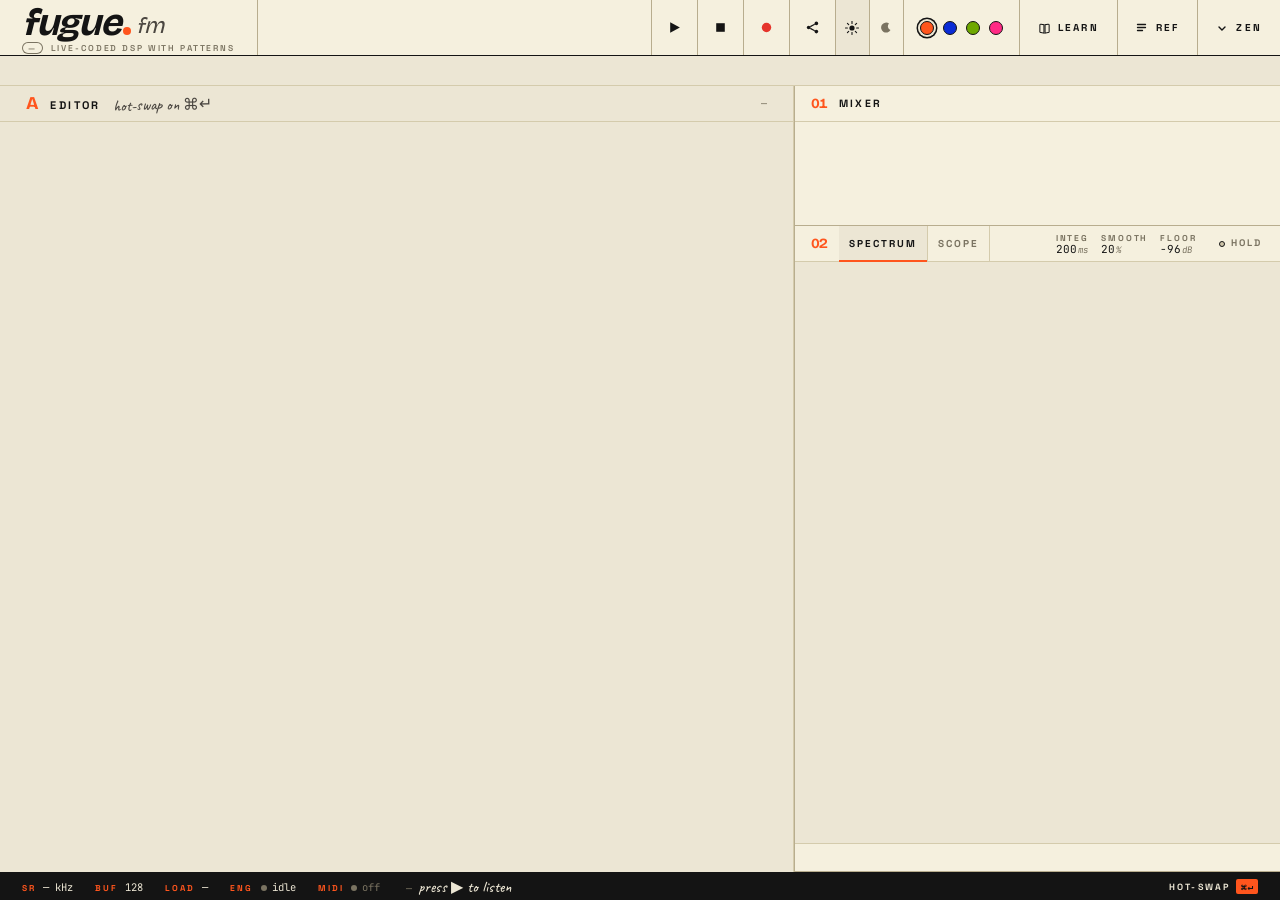
<file: index.html>
<!doctype html>
<html lang="en">
<head>
  <meta charset="utf-8" />
  <meta name="viewport" content="width=device-width, initial-scale=1, viewport-fit=cover" />
  <title>fugue.fm — live-coded DSP with patterns</title>
  <meta
    name="description"
    content="Live-coded DSP with patterns — runs in your browser and plays a song while you edit it."
  />
  <link rel="canonical" href="https://fugue.fm/" />
  <meta name="theme-color" content="#ece6d4" />
  <meta name="color-scheme" content="light dark" />
  <link
    rel="icon"
    type="image/svg+xml"
    href="data:image/svg+xml,%3Csvg xmlns='http://www.w3.org/2000/svg' viewBox='0 0 32 32'%3E%3Crect width='32' height='32' fill='%23ece6d4'/%3E%3Ctext x='6' y='25' font-family='Georgia,serif' font-style='italic' font-weight='700' font-size='26' fill='%23141414'%3Ef%3C/text%3E%3Ccircle cx='22' cy='22' r='3' fill='%23ff551d'/%3E%3C/svg%3E"
  />
  <meta property="og:type" content="website" />
  <meta property="og:title" content="fugue.fm — live-coded DSP with patterns" />
  <meta property="og:description" content="Live-coded DSP with patterns — runs in your browser and plays a song while you edit it." />
  <meta property="og:url" content="https://fugue.fm/" />
  <meta property="og:image" content="https://fugue.fm/og.png" />
  <meta property="og:image:width" content="1200" />
  <meta property="og:image:height" content="630" />
  <meta property="og:image:alt" content="fugue.fm — saw(note) |> ladder(cut) |> piping into a waveform" />
  <meta name="twitter:card" content="summary_large_image" />
  <meta name="twitter:image" content="https://fugue.fm/og.png" />
  <meta name="twitter:title" content="fugue.fm — live-coded DSP with patterns" />
  <meta name="twitter:description" content="Live-coded DSP with patterns — runs in your browser and plays a song while you edit it." />
  <link rel="preconnect" href="https://fonts.googleapis.com" />
  <link rel="preconnect" href="https://fonts.gstatic.com" crossorigin />
  <link rel="preconnect" href="https://esm.sh" crossorigin />
  <link
    href="https://fonts.googleapis.com/css2?family=Bricolage+Grotesque:opsz,wght@12..96,400;12..96,500;12..96,600;12..96,700&family=Space+Grotesk:wght@400;500;600;700&family=JetBrains+Mono:ital,wght@0,400;0,500;0,700;1,400&family=Caveat:wght@400;500;600;700&display=swap"
    rel="stylesheet"
  />
  <link rel="stylesheet" href="./style.css" />
</head>
<body class="theme-light" data-mview="code">
<div class="page">

  <!-- ───────────────────────────── CHROME ───────────────────────────── -->
  <header class="chrome">
    <div class="brand">
      <span class="wordmark" id="wordmark" title="About fugue">fugue<span class="dot"></span><span class="tld">fm</span><span class="about-cue" id="about-cue">about</span></span>
      <span class="plate">
        <button class="pill cold" id="version-pill" title="About fugue"><span class="pver" id="version-text">—</span></button>
        <span>live-coded DSP with patterns</span>
      </span>
    </div>
    <div class="spacer"></div>
    <!-- Transport: play · stop · record · share, icon-only. Record isn't
         greyed — clicking it opens a length menu (1–32 bars); picking a
         length bounces the current patch to a downloadable WAV (offline,
         deterministic, a whole number of cycles so it loops — see bounceToWav
         in main.js). -->
    <div class="cluster">
      <button class="tbtn play idle" id="play" title="Play">
        <span class="glyph" id="play-glyph">
          <svg width="15" height="15" viewBox="0 0 14 14" fill="none">
            <polygon points="3,2 12,7 3,12" fill="currentColor"/>
          </svg>
        </span>
      </button>
      <button class="tbtn" id="stop" title="Stop">
        <span class="glyph">
          <svg width="15" height="15" viewBox="0 0 14 14" fill="none">
            <rect x="3" y="3" width="8" height="8" fill="currentColor"/>
          </svg>
        </span>
      </button>
      <div class="rec-wrap">
        <button class="tbtn rec" id="rec" title="Bounce a WAV — pick a length" aria-haspopup="menu">
          <span class="glyph">
            <svg width="15" height="15" viewBox="0 0 14 14" fill="none">
              <circle cx="7" cy="7" r="4.4" fill="currentColor"/>
            </svg>
          </span>
        </button>
        <div class="rec-menu" id="rec-menu" role="menu" aria-label="Bounce length" hidden>
          <span class="rec-menu-cap">bounce wav</span>
          <button type="button" data-bars="1" role="menuitem">1 bar</button>
          <button type="button" data-bars="2" role="menuitem">2 bars</button>
          <button type="button" data-bars="4" role="menuitem">4 bars</button>
          <button type="button" data-bars="8" role="menuitem">8 bars</button>
          <button type="button" data-bars="16" role="menuitem">16 bars</button>
          <button type="button" data-bars="32" role="menuitem">32 bars</button>
        </div>
      </div>
      <button class="tbtn" id="share" title="Copy a shareable link to this patch">
        <span class="glyph">
          <svg width="15" height="15" viewBox="0 0 14 14" fill="none">
            <circle cx="3.4" cy="7" r="1.7" fill="currentColor"/>
            <circle cx="10.6" cy="3.2" r="1.7" fill="currentColor"/>
            <circle cx="10.6" cy="10.8" r="1.7" fill="currentColor"/>
            <line x1="4.9" y1="6.2" x2="9.1" y2="4" stroke="currentColor" stroke-width="1.1"/>
            <line x1="4.9" y1="7.8" x2="9.1" y2="10" stroke="currentColor" stroke-width="1.1"/>
          </svg>
        </span>
      </button>
    </div>
    <div class="theme-toggle" title="Theme">
      <button class="on" id="theme-light" title="Light">
        <svg width="14" height="14" viewBox="0 0 14 14" fill="none">
          <circle cx="7" cy="7" r="2.6" fill="currentColor"/>
          <g stroke="currentColor" stroke-width="1.1" stroke-linecap="round">
            <line x1="7" y1="0.5" x2="7" y2="2.4"/>
            <line x1="7" y1="11.6" x2="7" y2="13.5"/>
            <line x1="0.5" y1="7" x2="2.4" y2="7"/>
            <line x1="11.6" y1="7" x2="13.5" y2="7"/>
            <line x1="2.4" y1="2.4" x2="3.7" y2="3.7"/>
            <line x1="10.3" y1="10.3" x2="11.6" y2="11.6"/>
            <line x1="2.4" y1="11.6" x2="3.7" y2="10.3"/>
            <line x1="10.3" y1="3.7" x2="11.6" y2="2.4"/>
          </g>
        </svg>
      </button>
      <button id="theme-dark" title="Dark">
        <svg width="14" height="14" viewBox="0 0 14 14" fill="none">
          <path d="M 10 2.5 A 5 5 0 1 0 11.5 9 A 4 4 0 0 1 10 2.5 Z" fill="currentColor"/>
        </svg>
      </button>
    </div>
    <div class="accents" id="accents" title="Accent">
      <button class="accent-dot on" data-color="#ff551d" style="background:#ff551d" title="orange"></button>
      <button class="accent-dot" data-color="#0a2bd6" style="background:#0a2bd6" title="cobalt"></button>
      <button class="accent-dot" data-color="#6ea800" style="background:#6ea800" title="lime"></button>
      <button class="accent-dot" data-color="#ff2a85" style="background:#ff2a85" title="hot pink"></button>
    </div>
    <!-- Docs pair: Learn (guided primer) + Ref (lookup drawer). -->
    <div class="docs">
      <button class="cheat-btn" id="learn-btn" title="Learn — the Fugue primer">
        <span class="glyph">
          <svg width="13" height="13" viewBox="0 0 14 14" fill="none">
            <path d="M2 3.2 C2 2.6 2.5 2.3 3.2 2.4 L6.4 3 V12 L3.2 11.4 C2.5 11.3 2 11 2 10.4 Z" stroke="currentColor" stroke-width="1.1"/>
            <path d="M12 3.2 C12 2.6 11.5 2.3 10.8 2.4 L7.6 3 V12 L10.8 11.4 C11.5 11.3 12 11 12 10.4 Z" stroke="currentColor" stroke-width="1.1"/>
          </svg>
        </span>
        Learn
      </button>
      <button class="cheat-btn" id="cheat-btn" title="Cheatsheet">
        <span class="glyph">
          <svg width="11" height="11" viewBox="0 0 11 11" fill="none">
            <line x1="1.5" y1="2.5" x2="9.5" y2="2.5" stroke="currentColor" stroke-width="1.3" stroke-linecap="round"/>
            <line x1="1.5" y1="5.5" x2="9.5" y2="5.5" stroke="currentColor" stroke-width="1.3" stroke-linecap="round"/>
            <line x1="1.5" y1="8.5" x2="6.5" y2="8.5" stroke="currentColor" stroke-width="1.3" stroke-linecap="round"/>
          </svg>
        </span>
        Ref
      </button>
    </div>
    <button class="zen-btn" id="zen-btn" title="Zen mode (Esc to exit)">
      <span class="glyph">
        <svg width="10" height="10" viewBox="0 0 10 10" fill="none">
          <path d="M 2 4 L 5 7 L 8 4" stroke="currentColor" stroke-width="1.4" fill="none" stroke-linecap="round"/>
        </svg>
      </span>
      Zen
    </button>
    <!-- Mobile-only overflow menu (theme/accent/learn/ref/share). Hidden on
         desktop — see the @media block in style.css. -->
    <button class="menu-btn" id="menu-btn" title="Menu" aria-label="Menu">
      <svg width="18" height="18" viewBox="0 0 18 18" fill="none">
        <line x1="2.5" y1="5" x2="15.5" y2="5" stroke="currentColor" stroke-width="1.6" stroke-linecap="round"/>
        <line x1="2.5" y1="9" x2="15.5" y2="9" stroke="currentColor" stroke-width="1.6" stroke-linecap="round"/>
        <line x1="2.5" y1="13" x2="15.5" y2="13" stroke="currentColor" stroke-width="1.6" stroke-linecap="round"/>
      </svg>
    </button>
  </header>

  <!-- ───────────────────────────── TABS ───────────────────────────── -->
  <div class="tabs" id="file-tabs"></div>

  <!-- ───────────────────────────── MAIN ───────────────────────────── -->
  <main class="main">

    <section class="editor">
      <div class="editor-head">
        <div class="label">
          <span class="num">A</span>
          <span class="name">Editor</span>
          <span class="meta" id="editor-meta">hot-swap on ⌘↵</span>
        </div>
        <!-- Mobile-only hot-swap trigger (⌘↵ has no touch equivalent). Hidden
             on desktop; shown in the @media block. -->
        <button class="hotswap-m" id="hotswap-m" title="Hot-swap this patch">
          <svg width="13" height="13" viewBox="0 0 24 24" fill="none">
            <path d="M13 2 L3 14 h9 l-1 8 l10 -12 h-9 l1 -8 z" fill="currentColor"/>
          </svg>
          hot-swap
        </button>
        <div class="pos" id="editor-pos">—</div>
      </div>
      <div class="editor-body" id="editor-body">
        <div id="editor-mount"></div>
        <div class="boot-error" id="boot-error" hidden>
          <div class="boot-error-body">
            <div class="boot-error-headrow">
              <div class="boot-error-head" id="boot-error-head">engine load failed</div>
              <button class="boot-error-collapse" id="boot-error-collapse" title="collapse — re-open from the status bar" aria-label="collapse">×</button>
            </div>
            <div class="boot-error-msg" id="boot-error-msg">—</div>
          </div>
        </div>
      </div>
    </section>

    <section class="panels-col">

      <article class="panel mixer-panel">
        <div class="panel-head">
          <span class="num">01</span>
          <span class="name">Mixer</span>
        </div>
        <div class="panel-body mixer-body" id="channel-list"></div>
      </article>

      <article class="panel figure-panel">
        <div class="panel-head">
          <span class="num">02</span>
          <div class="fig-tabs" id="fig-tabs">
            <button class="fig-tab active" data-fig="spectrum">spectrum</button>
            <button class="fig-tab"        data-fig="scope">scope</button>
          </div>
          <div class="right-meta">
            <div class="spec-ctl" id="spec-ctls">
              <span class="ctl" id="ctl-integ" title="drag — temporal averaging window"><span class="lbl">integ</span><span class="cv">200<i>ms</i></span></span>
              <span class="ctl" id="ctl-smooth" title="drag — spectral (frequency-axis) smoothing"><span class="lbl">smooth</span><span class="cv">20<i>%</i></span></span>
              <span class="ctl" id="ctl-floor" title="drag — display floor"><span class="lbl">floor</span><span class="cv">−96<i>dB</i></span></span>
            </div>
            <div class="spec-ctl hidden" id="scope-ctls">
              <span class="ctl" id="ctl-window" title="drag — scope window (post-trigger)"><span class="lbl">window</span><span class="cv">14.0<i>ms</i></span></span>
            </div>
            <button class="hold-btn" id="hold-btn" title="freeze the display">
              <span class="led"></span> hold
            </button>
          </div>
        </div>
        <div class="panel-body figure-body">
          <div class="fig-panel active" data-fig="spectrum" id="fig-spectrum"></div>
          <div class="fig-panel"        data-fig="scope"    id="fig-scope"></div>
        </div>
        <div class="figure-cap">
          <span id="cap-text"></span>
        </div>
      </article>

      <!-- Cheatsheet drawer — overlays the panels column; non-modal (editor
           stays live). Content fetched once from ./cheatsheet.html. -->
      <aside class="cheat-drawer" id="cheat-drawer" hidden>
        <div class="cheat-head">
          <span class="cheat-title">Cheatsheet</span>
          <div class="cheat-actions">
            <button class="cheat-copyall" id="cheat-copyall" title="Copy the whole cheatsheet as Markdown — paste into Claude" aria-label="Copy cheatsheet as Markdown">
              <svg class="ico-copy" width="13" height="13" viewBox="0 0 14 14" fill="none" aria-hidden="true">
                <rect x="4.6" y="4.6" width="7.4" height="7.4" rx="1.3" stroke="currentColor" stroke-width="1.2"/>
                <path d="M9.4 4.6 V3.3 A1.3 1.3 0 0 0 8.1 2 H3.3 A1.3 1.3 0 0 0 2 3.3 V8.1 A1.3 1.3 0 0 0 3.3 9.4 H4.6" stroke="currentColor" stroke-width="1.2"/>
              </svg>
              <svg class="ico-done" width="13" height="13" viewBox="0 0 14 14" fill="none" aria-hidden="true">
                <path d="M2.5 7.4 L5.6 10.5 L11.5 3.5" stroke="currentColor" stroke-width="1.7" stroke-linecap="round" stroke-linejoin="round"/>
              </svg>
            </button>
            <button class="cheat-close" id="cheat-close" title="close" aria-label="close">×</button>
          </div>
        </div>
        <div class="cheat-body" id="cheat-body">
          <div class="cheat-loading">loading…</div>
        </div>
      </aside>

    </section>

  </main>

  <!-- ───────────────────────────── STATUS ───────────────────────────── -->
  <footer class="status">
    <div class="chunk"><span class="lbl">SR</span><span class="val" id="sr-status">— kHz</span></div>
    <div class="chunk buf"><span class="lbl">Buf</span><span class="val">128</span></div>
    <div class="chunk load"><span class="lbl">Load</span><span class="val" id="load-status">—</span></div>
    <div class="chunk"><span class="lbl">Eng</span>
      <span class="val idle" id="engine-state"><span class="dot"></span>idle</span>
    </div>
    <!-- MIDI is a status-bar I/O chunk (device/connection ledger), never a panel.
         Connect here; the per-voice arm lives on the mixer strips (docs/midi.md). -->
    <div class="chunk midi">
      <button class="midi-toggle idle" id="midi-enable" title="Connect a MIDI keyboard">
        <span class="lbl">MIDI</span>
        <span class="val" id="midi-status"><span class="dot"></span>off</span>
      </button>
    </div>
    <div class="log"><span class="ts" id="log-ts">—</span><span id="log-msg">press ▶ to listen</span></div>
    <button class="log-action" id="error-toggle" title="show compile error" aria-label="show compile error" hidden>
      <svg viewBox="0 0 12 12" fill="none"><path d="M 2.5 8 L 6 4.5 L 9.5 8" stroke="currentColor" stroke-width="1.6" stroke-linecap="round" stroke-linejoin="round"/></svg>
    </button>
    <div class="kbd">hot-swap <kbd>⌘↵</kbd></div>
  </footer>

  <!-- ─────────────────────── MOBILE NAV (phones) ───────────────────────
       Bottom segmented switcher between the two single-pane mobile views:
       Code (the editor) and Panels (mixer + figure, stacked + scrollable).
       Hidden on desktop — see the @media block in style.css. -->
  <nav class="mobile-nav" id="mobile-nav">
    <button class="mnav-btn on" data-mview="code" type="button">
      <span class="glyph">
        <svg width="18" height="18" viewBox="0 0 18 18" fill="none">
          <path d="M6.5 5 L2.5 9 L6.5 13" stroke="currentColor" stroke-width="1.5" fill="none" stroke-linecap="round" stroke-linejoin="round"/>
          <path d="M11.5 5 L15.5 9 L11.5 13" stroke="currentColor" stroke-width="1.5" fill="none" stroke-linecap="round" stroke-linejoin="round"/>
        </svg>
      </span>
      Code
    </button>
    <button class="mnav-btn" data-mview="panels" type="button">
      <span class="glyph">
        <svg width="18" height="18" viewBox="0 0 18 18" fill="none">
          <line x1="4" y1="3.5" x2="4" y2="14.5" stroke="currentColor" stroke-width="1.5" stroke-linecap="round"/>
          <line x1="9" y1="3.5" x2="9" y2="14.5" stroke="currentColor" stroke-width="1.5" stroke-linecap="round"/>
          <line x1="14" y1="3.5" x2="14" y2="14.5" stroke="currentColor" stroke-width="1.5" stroke-linecap="round"/>
          <circle cx="4" cy="6.5" r="1.6" fill="currentColor"/>
          <circle cx="9" cy="11" r="1.6" fill="currentColor"/>
          <circle cx="14" cy="7.5" r="1.6" fill="currentColor"/>
        </svg>
      </span>
      Panels
    </button>
  </nav>

</div>

<!-- ─────────────────────── MOBILE OVERFLOW SHEET ───────────────────────
     The phone home for the chrome controls that don't fit: theme, accent,
     and the workspace doors (Learn / Ref / Share). Opened by the chrome
     hamburger (#menu-btn); the scrim dismisses it. The accent dots carry the
     same data-color values as the chrome dots, so bindAccentPicker wires them
     automatically. Hidden on desktop — see the @media block in style.css. -->
<div class="sheet-scrim" id="sheet-scrim"></div>
<div class="sheet" id="sheet" role="dialog" aria-label="Menu">
  <div class="sheet-grip"></div>
  <div class="sheet-row">
    <span class="sheet-lbl">Theme</span>
    <div class="sheet-seg" id="sheet-theme">
      <button class="on" data-theme="light" type="button">Light</button>
      <button data-theme="dark" type="button">Dark</button>
    </div>
  </div>
  <div class="sheet-row">
    <span class="sheet-lbl">Accent</span>
    <div class="sheet-accents">
      <button class="accent-dot on" data-color="#ff551d" style="background:#ff551d" title="orange"></button>
      <button class="accent-dot" data-color="#0a2bd6" style="background:#0a2bd6" title="cobalt"></button>
      <button class="accent-dot" data-color="#6ea800" style="background:#6ea800" title="lime"></button>
      <button class="accent-dot" data-color="#ff2a85" style="background:#ff2a85" title="hot pink"></button>
    </div>
  </div>
  <div class="sheet-row sheet-acts">
    <button class="sheet-act" data-act="learn" type="button">Learn</button>
    <button class="sheet-act" data-act="ref" type="button">Ref</button>
    <button class="sheet-act" data-act="share" type="button">Share</button>
  </div>
</div>

<!-- Learn modal — overlay iframe of learn/index.html over the live playground.
     src is set lazily on first open; the iframe runs its own isolated engine. -->
<div class="learn-overlay" id="learn-overlay" hidden>
  <iframe class="learn-frame" id="learn-frame" title="Learn — the Fugue primer" loading="lazy"></iframe>
</div>

<!-- About modal — opened by the wordmark or the version pill (the two "about" doors). -->
<div class="about-overlay" id="about-overlay" hidden>
  <div class="about-card" role="dialog" aria-modal="true" aria-label="About fugue">
    <button class="about-close" id="about-close" title="Close" aria-label="Close">×</button>
    <div class="about-mark">fugue<span class="dot"></span><span class="tld">fm</span></div>
    <div class="about-ver" id="about-version">—</div>
    <p class="about-blurb">A live-coded language for DSP and patterns — sound and score in one file, right in your browser. Write a patch, hit play, and shape it while it sounds — the engine hot-swaps your edits without dropping a sample.</p>
    <div class="about-links">
      <button class="about-link" id="about-learn">Take the primer →</button>
      <button class="about-link" id="about-ref">Open the reference →</button>
    </div>
    <p class="about-ack">fugue grew from one idea — combining Faust's DSP algebra with Tidal's patterns — and it stands on the shoulders of giants: SuperCollider, TidalCycles, Max/MSP &amp; Pure Data, and many more before them. Thank you.</p>
    <div class="about-credit">Made by <a href="https://nikhilbhanu.com" target="_blank" rel="noopener">Nikhil Bhanu</a>, aided &amp; abetted by Claude.</div>
    <div class="about-foot">handmade · audio is the language</div>
  </div>
</div>

<!--
  main.js bootstraps the AudioWorklet, mounts CodeMirror 6 (loaded at
  runtime from esm.sh), and wires the UI to the worklet's postMessage
  channel. The wasm-bindgen JS entry point is loaded by main.js, not
  directly. The AudioWorklet processor is a *module* worklet, registered
  from main.js with `audioWorklet.addModule`.
-->
<script type="module" src="./main.js"></script>
<!-- Analytics: GoatCounter (fuguefm.goatcounter.com) — no cookies, no
     consent banner, ignores localhost. -->
<script data-goatcounter="https://fuguefm.goatcounter.com/count"
        async src="//gc.zgo.at/count.js"></script>
</body>
</html>
</file>
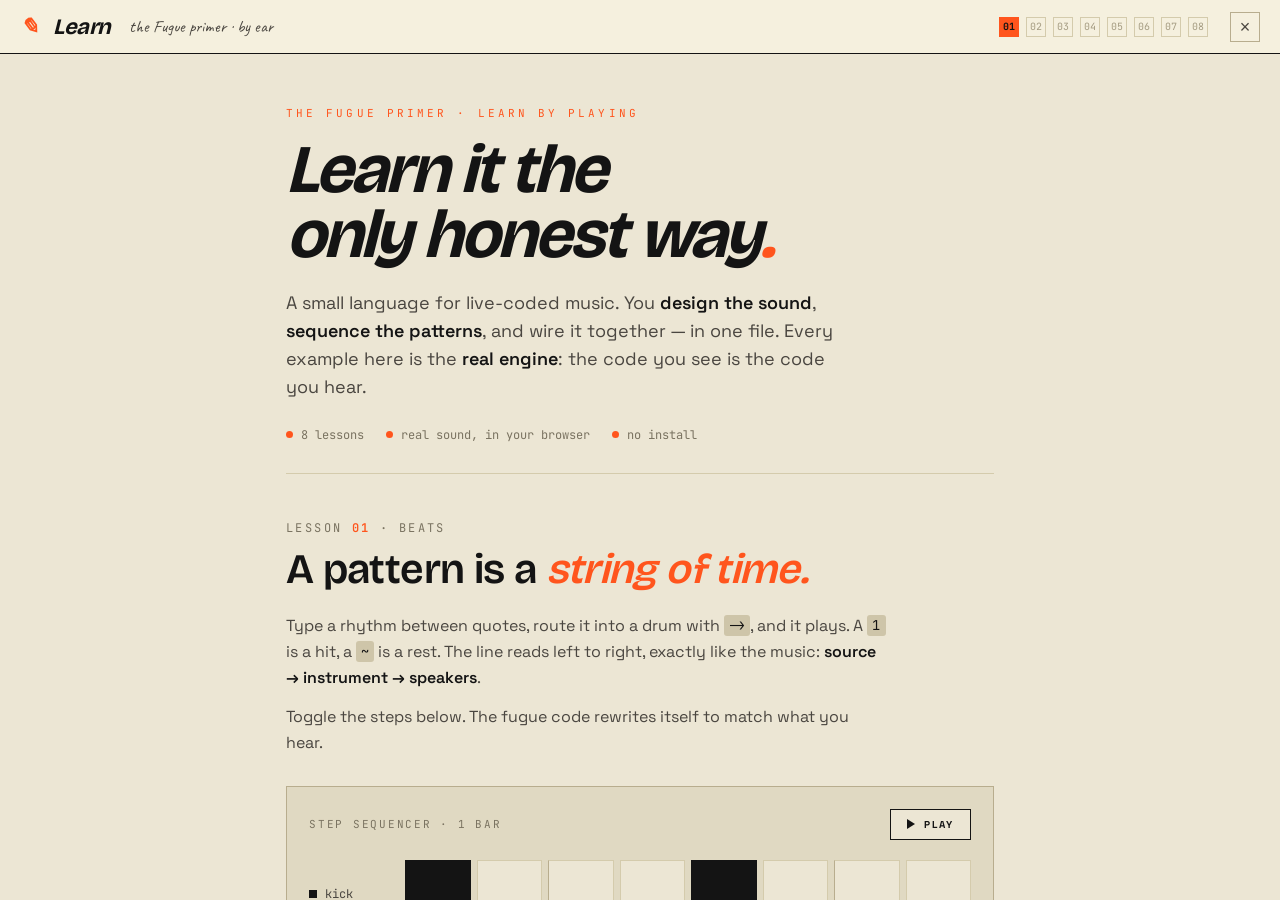
<file: learn/index.html>
<!doctype html>
<html lang="en">
<head>
<meta charset="utf-8" />
<meta name="viewport" content="width=device-width, initial-scale=1" />
<title>fugue.fm — Learn</title>
<!--
  The Fugue language tutorial, driven by the real engine.
  Every lesson generates a real .fugue source from its controls and plays it
  through the WASM interpreter on an AudioWorklet (the same engine the
  playground runs). The code shown IS the code playing — there is no mock.
  Lessons 1–8: Beats · Sounds · Basslines · Chords · Melodies · Movement · Arrange · The whole piece.

  Surfaced as a modal inside the playground via an overlay <iframe> (?modal=1):
  the close button / Esc / footer button post {type:"fugue-learn-close"} to the
  parent; the parent can post {type:"fugue-learn-stop"} to suspend audio. Loaded
  directly (no ?modal) it still works standalone — close navigates to ../.
-->
<link rel="preconnect" href="https://fonts.googleapis.com">
<link rel="preconnect" href="https://fonts.gstatic.com" crossorigin>
<link href="https://fonts.googleapis.com/css2?family=Bricolage+Grotesque:opsz,wght@12..96,400;12..96,500;12..96,600;12..96,700&family=Space+Grotesk:wght@400;500;600;700&family=JetBrains+Mono:ital,wght@0,400;0,500;0,700;1,400&family=Caveat:wght@400;500;600;700&display=swap" rel="stylesheet">
<style>
:root{
  --paper:#ece6d4; --surface:#f5f0de; --surface-2:#e0d9c2; --recess:#cec5a9;
  --hairline:#b8ad8e; --hairline-2:#d4cbac;
  --ink:#141414; --ink-2:#4a4640; --ink-3:#7a7361; --ink-4:#a59c82;
  --signal:#ff551d; --signal-deep:#c93d10; --signal-soft:#ffd0bd; --signal-ink:#141414;
  --display:'Bricolage Grotesque','Space Grotesk',sans-serif;
  --sans:'Space Grotesk','Helvetica Neue',Helvetica,Arial,sans-serif;
  --mono:'JetBrains Mono','SF Mono',Menlo,Consolas,monospace;
  --hand:'Caveat','Spectral',cursive;
  /* single-accent: legacy per-lesson accent vars all collapse to --signal,
     so the existing lesson JS (which sets --rowc to these) needs no edits. */
  --ember:var(--signal); --teal:var(--signal); --gold:var(--signal);
  --violet:var(--signal); --rose:var(--signal); --accent:var(--signal);
}
/* dark — mirrors the playground's body.theme-dark (style.css). Applied when the
   parent hands us ?theme=dark (or posts {type:"fugue-theme"}); see the inline
   theme applier below. The accent (--signal*) is set inline per the picker. */
body.theme-dark{
  --paper:#161412; --surface:#221e1a; --surface-2:#2c2823; --recess:#0f0e0c;
  --hairline:#3a342a; --hairline-2:#2a261f;
  --ink:#f1e8d4; --ink-2:#b8ad92; --ink-3:#7a7363; --ink-4:#4a4538;
  --signal-soft:#4a2614;
}
*{box-sizing:border-box;margin:0;padding:0;}
html,body{height:100%;}
body{
  background:var(--paper);color:var(--ink);font-family:var(--sans);
  font-feature-settings:"kern" 1,"liga" 1,"tnum" 1;
  -webkit-font-smoothing:antialiased;-moz-osx-font-smoothing:grayscale;overflow:hidden;
}

/* ── modal shell ─────────────────────────────────────────────────── */
.modal{position:fixed;inset:0;display:flex;flex-direction:column;background:var(--paper);overflow:hidden;}
.m-head{flex:0 0 auto;display:flex;align-items:center;gap:16px;height:54px;padding:0 20px;background:var(--surface);border-bottom:1.5px solid var(--ink);}
.m-glyph{font-family:var(--display);font-weight:700;font-style:italic;font-size:22px;color:var(--signal);letter-spacing:-.04em;}
.m-title{font-family:var(--display);font-weight:700;font-style:italic;font-size:22px;letter-spacing:-.02em;}
.m-sub{font-family:var(--hand);font-size:17px;color:var(--ink-2);margin-left:2px;}
.m-nav{margin-left:auto;display:flex;align-items:center;gap:7px;}
.m-nav .pip{font-family:var(--mono);font-size:10px;color:var(--ink-4);width:20px;height:20px;display:grid;place-items:center;border:1px solid var(--hairline-2);cursor:pointer;transition:.12s;}
.m-nav .pip:hover{color:var(--ink-2);border-color:var(--hairline);}
.m-nav .pip.on{background:var(--signal);border-color:var(--signal);color:var(--signal-ink);font-weight:700;}
.m-close{width:30px;height:30px;display:grid;place-items:center;background:none;border:1px solid var(--hairline);color:var(--ink-2);font-size:18px;line-height:1;cursor:pointer;margin-left:6px;transition:.12s;}
.m-close:hover{border-color:var(--ink);color:var(--ink);}
@media(max-width:720px){.m-nav{display:none;}}

.m-body{flex:1 1 auto;overflow-y:auto;scroll-behavior:smooth;}
.m-body::-webkit-scrollbar{width:10px;}
.m-body::-webkit-scrollbar-thumb{background:var(--recess);border:3px solid var(--paper);border-radius:6px;}
.wrap{max-width:780px;margin:0 auto;padding:0 36px;}

/* ── hero ────────────────────────────────────────────────────────── */
.hero{padding:52px 0 30px;border-bottom:1px solid var(--hairline-2);}
.hero .kick{font-family:var(--mono);font-size:11px;letter-spacing:.28em;text-transform:uppercase;color:var(--signal);margin-bottom:18px;}
.hero h1{font-family:var(--display);font-weight:700;font-style:italic;font-size:clamp(40px,7vw,68px);line-height:.95;letter-spacing:-.03em;margin-bottom:.32em;}
.hero h1 .o{color:var(--signal);}
.hero .lede{font-size:18px;max-width:46ch;color:var(--ink-2);line-height:1.55;}
.hero .lede b{color:var(--ink);font-weight:600;}
.hero .meta{margin-top:26px;display:flex;gap:22px;flex-wrap:wrap;font-family:var(--mono);font-size:12px;color:var(--ink-3);}
.hero .meta span{display:flex;align-items:center;gap:8px;}
.hero .meta .dot{width:7px;height:7px;border-radius:50%;background:var(--signal);}

/* ── lesson ──────────────────────────────────────────────────────── */
.lesson{padding:46px 0;border-bottom:1px solid var(--hairline-2);}
.lesson .num{font-family:var(--mono);font-size:12px;letter-spacing:.2em;text-transform:uppercase;color:var(--ink-3);}
.lesson .num b{color:var(--signal);font-weight:600;}
h2{font-family:var(--display);font-weight:600;font-size:clamp(28px,4.4vw,42px);line-height:1.04;letter-spacing:-.015em;margin:.3em 0 .5em;}
h2 em{font-style:italic;color:var(--signal);}
.prose{max-width:60ch;color:var(--ink-2);font-size:16px;line-height:1.62;}
.prose+.prose{margin-top:.85em;}
.prose b{color:var(--ink);font-weight:600;}
.prose code{font-family:var(--mono);font-size:.85em;background:var(--recess);color:var(--ink);padding:.1em .38em;border-radius:3px;}

/* ── instrument rig ──────────────────────────────────────────────── */
.rig{margin-top:30px;background:var(--surface-2);border:1px solid var(--hairline);padding:22px;}
.rig-head{display:flex;align-items:center;justify-content:space-between;gap:16px;margin-bottom:20px;}
.rig-title{font-family:var(--mono);font-size:11px;letter-spacing:.16em;text-transform:uppercase;color:var(--ink-3);}

button.play{font-family:var(--sans);font-weight:700;font-size:10px;letter-spacing:.2em;text-transform:uppercase;color:var(--ink);background:var(--paper);border:1.5px solid var(--ink);padding:8px 16px;cursor:pointer;display:flex;align-items:center;gap:9px;transition:.12s;}
button.play:hover{background:var(--surface);}
button.play .ico{width:0;height:0;border-style:solid;border-width:5px 0 5px 8px;border-color:transparent transparent transparent var(--ink);}
button.play.on{background:var(--signal);border-color:var(--signal);color:var(--signal-ink);}
button.play.on .ico{border:none;width:8px;height:8px;background:var(--signal-ink);}

/* ── step grid ───────────────────────────────────────────────────── */
.grid-rows{display:flex;flex-direction:column;gap:10px;}
.grid-row{display:grid;grid-template-columns:80px 1fr;align-items:center;gap:16px;}
.grid-row .label{font-family:var(--mono);font-size:12px;color:var(--ink-2);display:flex;align-items:center;gap:8px;}
.grid-row .label .sw{width:8px;height:8px;background:var(--ink);}
.cells{display:grid;grid-template-columns:repeat(var(--n,8),1fr);gap:6px;}
.cell{aspect-ratio:1/1.05;background:var(--paper);border:1px solid var(--hairline-2);cursor:pointer;transition:background .1s,border-color .1s,transform .08s;}
.cell:hover{border-color:var(--signal);}
.cell.beat{border-left:1.5px solid var(--hairline);}
.cell.on{background:var(--ink);border-color:var(--ink);}
.cell.cursor{box-shadow:inset 0 0 0 2px var(--signal);}
.cell.cursor.on{background:var(--signal);border-color:var(--signal);}
.cell.flash{animation:flash .35s;}
@keyframes flash{0%{transform:scale(1.14)}100%{transform:scale(1)}}

/* ── knobs ───────────────────────────────────────────────────────── */
.knobs{display:flex;gap:26px;flex-wrap:wrap;}
.knob{display:flex;flex-direction:column;align-items:center;gap:9px;user-select:none;}
.dial{width:46px;height:46px;position:relative;cursor:ns-resize;border-radius:50%;border:1.4px solid var(--hairline);transition:border-color .12s;}
.dial:hover{border-color:var(--ink-3);}
/* Anchor the pointer's base at the exact dial centre. left/top:50% is
   border-safe (a fixed px top + the 1.4px border-box border put the pivot
   ~1.4px low); transform-origin:50% 100% pivots at the base so the hand stays
   radial through the centre dot at every angle. */
.dial .ind{position:absolute;left:50%;top:50%;width:2px;height:16px;background:var(--ink);border-radius:2px;transform-origin:50% 100%;transform:translate(-50%,-100%) rotate(var(--rot,-135deg));}
.dial .ctr{position:absolute;inset:0;margin:auto;width:4px;height:4px;border-radius:50%;background:var(--ink);}
.knob .kname{font-family:var(--sans);font-weight:700;font-size:9px;letter-spacing:.14em;text-transform:uppercase;color:var(--ink-3);text-align:center;}
.knob .kp{display:block;margin-top:3px;font-family:var(--mono);font-weight:400;font-size:9.5px;letter-spacing:0;text-transform:none;color:var(--ink-2);}
.knob .kval{font-family:var(--mono);font-size:12px;color:var(--ink);min-height:1em;}

/* ── note pickers (basslines / melodies) ─────────────────────────── */
.note-row{display:grid;grid-template-columns:80px 1fr;gap:16px;align-items:center;}
.note-row .label{font-family:var(--mono);font-size:12px;color:var(--ink-2);display:flex;align-items:center;gap:8px;}
.note-row .label .sw{width:8px;height:8px;background:var(--ink);}
.steps-note{display:grid;grid-template-columns:repeat(var(--n,8),1fr);gap:6px;}
.nstep{aspect-ratio:1/1.15;background:var(--paper);border:1px solid var(--hairline-2);cursor:pointer;display:flex;align-items:center;justify-content:center;font-family:var(--mono);font-size:12px;color:var(--ink-3);transition:.12s;}
.nstep:hover{border-color:var(--signal);color:var(--ink);}
.nstep.set{background:var(--ink);color:var(--paper);border-color:var(--ink);font-weight:600;}
.nstep.cursor{box-shadow:inset 0 0 0 2px var(--signal);}
.nstep.set.cursor{background:var(--signal);border-color:var(--signal);color:var(--signal-ink);}

/* ── chord / transform chips ─────────────────────────────────────── */
.chips{display:flex;gap:8px;flex-wrap:wrap;}
.chip{font-family:var(--mono);font-size:12px;padding:7px 13px;background:var(--paper);border:1px solid var(--hairline);color:var(--ink-2);cursor:pointer;transition:.12s;}
.chip:hover{border-color:var(--signal);color:var(--ink);}
.chip.sel{background:var(--chip-col,var(--ink));border-color:var(--chip-col,var(--ink));color:var(--paper);font-weight:600;}
.slot-row{display:flex;gap:22px;flex-wrap:wrap;margin-bottom:20px;}
.slot{flex:1;min-width:200px;}
.slabel{font-family:var(--sans);font-weight:700;font-size:9px;letter-spacing:.16em;text-transform:uppercase;color:var(--ink-3);margin-bottom:10px;}

/* ── fugue code card ─────────────────────────────────────────────── */
.code{margin-top:22px;background:var(--paper);border:1px solid var(--hairline);overflow:hidden;}
.code .bar{display:flex;align-items:center;gap:7px;padding:8px 14px;background:var(--surface);border-bottom:1px solid var(--hairline-2);}
.code .bar .d{width:8px;height:8px;border-radius:50%;background:var(--hairline);}
.code .bar .fn{font-family:var(--mono);font-size:11px;color:var(--ink-3);margin-left:6px;}
.code pre{padding:16px 18px;overflow-x:auto;font-family:var(--mono);font-size:13px;line-height:1.75;color:var(--ink);white-space:pre;}
.code .cmt{color:var(--ink-3);font-style:italic;}
.code .kw{color:var(--ink);font-weight:700;}
.code .op{color:var(--ink-2);}
.code .num{color:var(--ink);font-weight:500;}
.code .str{color:var(--ink);background:var(--signal-soft);border-radius:2px;padding:.02em 0;}

.tip{font-family:var(--hand);font-size:18px;color:var(--ink-2);margin-top:18px;display:flex;gap:8px;align-items:baseline;}
.tip::before{content:"›";color:var(--signal);font-family:var(--sans);font-weight:700;}

/* ── footer ──────────────────────────────────────────────────────── */
.foot{padding:46px 0 60px;}
.foot .arc{font-family:var(--mono);font-size:12px;color:var(--ink-3);letter-spacing:.04em;line-height:2;}
.foot .arc b{color:var(--ink-2);}
.foot h3{font-family:var(--display);font-weight:600;font-style:italic;font-size:30px;letter-spacing:-.02em;margin:14px 0 18px;}
.foot .back{font-family:var(--sans);font-weight:700;font-size:11px;letter-spacing:.18em;text-transform:uppercase;color:var(--ink);background:var(--signal);border:1.5px solid var(--signal);padding:11px 20px;cursor:pointer;}
.foot .back:hover{background:var(--signal-deep);border-color:var(--signal-deep);color:#fff;}

@media(max-width:640px){.grid-row,.note-row{grid-template-columns:1fr;}.grid-row .label,.note-row .label{margin-bottom:-4px;}}
</style>
</head>
<body>
<script>
/* Theme bridge — the parent playground (main.js) hands us its current theme +
   accent, either as ?theme=&accent= on first load or via a {type:"fugue-theme"}
   postMessage on reopen. Classic + inline so it runs during parse, before the
   modal paints — no light-flash. `s()` mirrors main.js's shadeHex; the
   theme-aware --signal-soft tint matches applyAccentVars(). */
window.__fugueTheme = function (theme, accent) {
  var dark = theme === "dark";
  document.body.classList.remove("theme-light", "theme-dark");
  document.body.classList.add(dark ? "theme-dark" : "theme-light");
  if (accent) {
    var s = function (hex, amt) {
      var n = parseInt(hex.replace("#", ""), 16);
      var r = (n >> 16) & 255, g = (n >> 8) & 255, b = n & 255;
      if (amt >= 0) { r += (255 - r) * amt; g += (255 - g) * amt; b += (255 - b) * amt; }
      else { var a = 1 + amt; r *= a; g *= a; b *= a; }
      r = Math.round(r); g = Math.round(g); b = Math.round(b);
      return "#" + ((1 << 24) | (r << 16) | (g << 8) | b).toString(16).slice(1);
    };
    var st = document.body.style;
    st.setProperty("--signal", accent);
    st.setProperty("--signal-deep", s(accent, -0.22));
    st.setProperty("--signal-soft", s(accent, dark ? -0.72 : 0.6));
  }
};
(function () {
  var p = new URLSearchParams(location.search);
  window.__fugueTheme(p.get("theme"), p.get("accent"));
})();
</script>

<div class="modal" role="dialog" aria-label="Learn — the Fugue primer">
  <div class="m-head">
    <span class="m-glyph">✎</span>
    <span class="m-title">Learn</span>
    <span class="m-sub">the Fugue primer · by ear</span>
    <div class="m-nav" id="nav"></div>
    <button class="m-close" title="Back to the playground (Esc)">×</button>
  </div>

  <div class="m-body" id="body">
    <div class="wrap">

      <!-- HERO -->
      <section class="hero">
        <div class="kick">The Fugue Primer · learn by playing</div>
        <h1>Learn it the<br/>only honest way<span class="o">.</span></h1>
        <p class="lede">A small language for live-coded music. You <b>design the sound</b>, <b>sequence the patterns</b>, and wire it together — in one file. Every example here is the <b>real engine</b>: the code you see is the code you hear.</p>
        <div class="meta">
          <span><span class="dot"></span>8 lessons</span>
          <span><span class="dot"></span>real sound, in your browser</span>
          <span><span class="dot"></span>no install</span>
        </div>
      </section>

      <!-- ───────────── LESSON 1 — BEATS ───────────── -->
      <section class="lesson" data-lesson="1">
        <div class="num">LESSON <b>01</b> · BEATS</div>
        <h2>A pattern is a <em>string of time.</em></h2>
        <p class="prose">Type a rhythm between quotes, route it into a drum with <code>-&gt;</code>, and it plays. A <code>1</code> is a hit, a <code>~</code> is a rest. The line reads left to right, exactly like the music: <b>source → instrument → speakers</b>.</p>
        <p class="prose">Toggle the steps below. The fugue code rewrites itself to match what you hear.</p>
        <div class="rig">
          <div class="rig-head">
            <div class="rig-title">step sequencer · 1 bar</div>
            <button class="play" id="p1" data-l="beats"><span class="ico"></span>play</button>
          </div>
          <div class="grid-rows" id="g1"></div>
        </div>
        <div class="code">
          <div class="bar"><span class="d"></span><span class="d"></span><span class="d"></span><span class="fn">beat.fugue</span></div>
          <pre id="c1"></pre>
        </div>
        <div class="tip">Every other step is a beat. Try four-on-the-floor on the kick, offbeats on the hat.</div>
      </section>

      <!-- ───────────── LESSON 2 — SOUNDS ───────────── -->
      <section class="lesson" data-lesson="2">
        <div class="num">LESSON <b>02</b> · SOUNDS</div>
        <h2>Build an instrument with <em>one pipe.</em></h2>
        <p class="prose">Drums are processes someone already wrote. Here's how they're made. A <code>process</code> is a signal flowing through functions — the <code>|&gt;</code> pipe sends a raw <code>saw</code> wave through a <b>filter</b> and an <b>envelope</b> until it's an instrument.</p>
        <p class="prose">The knobs <em>are</em> the parameters in the code. Turn them — hear a buzzy saw become a soft pluck or a screaming lead. This is the part Tidal doesn't have: the sound is yours to shape.</p>
        <div class="rig">
          <div class="rig-head">
            <div class="rig-title">process · tone(note)</div>
            <button class="play" id="p2"><span class="ico"></span>play</button>
          </div>
          <div class="knobs" id="k2"></div>
          <div class="grid-row" style="margin-top:26px"><div class="label" style="--rowc:var(--teal)"><span class="sw"></span>tone</div><div class="cells" id="g2" style="--n:8"></div></div>
        </div>
        <div class="code">
          <div class="bar"><span class="d"></span><span class="d"></span><span class="d"></span><span class="fn">tone.fugue</span></div>
          <pre id="c2"></pre>
        </div>
        <div class="tip">Low cutoff + high resonance = the classic acid squelch. Short decay = a pluck.</div>
      </section>

      <!-- ───────────── LESSON 3 — BASSLINES ───────────── -->
      <section class="lesson" data-lesson="3">
        <div class="num">LESSON <b>03</b> · BASSLINES</div>
        <h2>Numbers become <em>notes.</em></h2>
        <p class="prose">Put note names in the pattern instead of <code>1</code>s and route them to a voice — now the same instrument plays pitches. Click a step to cycle it through an <b>A-minor pentatonic</b> scale, or back to a rest.</p>
        <p class="prose">It's the same <code>-&gt;</code> as the drums. A pattern aimed at a voice's input becomes <b>notes</b>; the voice's job is just to make each one sound.</p>
        <div class="rig">
          <div class="rig-head">
            <div class="rig-title">bass · 1 bar · A minor</div>
            <button class="play" id="p3"><span class="ico"></span>play</button>
          </div>
          <div class="note-row"><div class="label" style="--rowc:var(--violet)"><span class="sw"></span>bass</div><div class="steps-note" id="g3" style="--n:8"></div></div>
        </div>
        <div class="code">
          <div class="bar"><span class="d"></span><span class="d"></span><span class="d"></span><span class="fn">bass.fugue</span></div>
          <pre id="c3"></pre>
        </div>
        <div class="tip">Leave gaps. A bassline is as much about the rests as the notes.</div>
      </section>

      <!-- ───────────── LESSON 4 — CHORDS ───────────── -->
      <section class="lesson" data-lesson="4">
        <div class="num">LESSON <b>04</b> · CHORDS</div>
        <h2>One chord, <em>many voices.</em></h2>
        <p class="prose">Write a chord by name and Fugue knows its notes. The <code>|&gt;</code> pipe sends it through <code>voicing</code> to spread it nicely, and routing it to a process plays that process <b>once per note at the same time</b> — that's polyphony, for free.</p>
        <p class="prose">Pick a chord for each half of the bar. The progression loops; the same <code>keys</code> instrument voices all of them.</p>
        <div class="rig">
          <div class="rig-head">
            <div class="rig-title">keys · &lt;chord chord&gt; · 1 per ½ bar</div>
            <button class="play" id="p4"><span class="ico"></span>play</button>
          </div>
          <div class="slot-row">
            <div class="slot"><div class="slabel">first half</div><div class="chips" data-slot="0" id="ch0"></div></div>
            <div class="slot"><div class="slabel">second half</div><div class="chips" data-slot="1" id="ch1"></div></div>
          </div>
          <div class="grid-row"><div class="label" style="--rowc:var(--rose)"><span class="sw"></span>keys</div><div class="cells" id="g4" style="--n:2"></div></div>
        </div>
        <div class="code">
          <div class="bar"><span class="d"></span><span class="d"></span><span class="d"></span><span class="fn">keys.fugue</span></div>
          <pre id="c4"></pre>
        </div>
        <div class="tip">Two minor 7ths a step apart is the whole mood of a dub-techno record.</div>
      </section>

      <!-- ───────────── LESSON 5 — MELODIES ───────────── -->
      <section class="lesson" data-lesson="5">
        <div class="num">LESSON <b>05</b> · MELODIES</div>
        <h2>Bend a line with <em>combinators.</em></h2>
        <p class="prose">A melody is just a higher pattern — but outside the quotes you can <b>transform</b> it with <code>|&gt;</code>, the same pipe you used on chords. <code>rev</code> plays it backwards; <code>jux(rev)</code> sends the original to the left ear and a reversed copy to the right; <code>every(4, rev)</code> flips it only on the fourth bar, so it never quite repeats.</p>
        <p class="prose">Write the notes once. Let the combinator keep them alive.</p>
        <div class="rig">
          <div class="rig-head"><div class="rig-title">lead · A-minor pentatonic</div><button class="play" id="p5"><span class="ico"></span>play</button></div>
          <div class="chips" id="tf5" style="margin-bottom:20px"></div>
          <div class="note-row"><div class="label" style="--rowc:var(--gold)"><span class="sw"></span>lead</div><div class="steps-note" id="g5" style="--n:8"></div></div>
        </div>
        <div class="code"><div class="bar"><span class="d"></span><span class="d"></span><span class="d"></span><span class="fn">lead.fugue</span></div><pre id="c5"></pre></div>
        <div class="tip">Try <b>jux(rev)</b> and listen wide — the same notes, mirrored across the stereo field.</div>
      </section>

      <!-- ───────────── LESSON 6 — MOVEMENT ───────────── -->
      <section class="lesson" data-lesson="6">
        <div class="num">LESSON <b>06</b> · MOVEMENT</div>
        <h2>Wire one thing <em>into another.</em></h2>
        <p class="prose">This is the part no pattern language has. The score is a <b>patchbay</b>: any signal can drive any parameter. The <code>kick</code> routed into <code>pad.duck</code> ducks the pad on every hit — sidechain, as one line of wiring. Inside the pad, an <code>lfo</code> breathes the filter <code>cut</code> so it never sits still.</p>
        <p class="prose">Turn the LFO up. Toggle the sidechain. The pad never stops moving.</p>
        <div class="rig">
          <div class="rig-head"><div class="rig-title">pad + kick · routed</div><button class="play" id="p6"><span class="ico"></span>play</button></div>
          <div class="knobs" id="k6"></div>
          <div class="chips" id="sc6" style="margin:22px 0 4px"></div>
          <div class="grid-row" style="margin-top:18px"><div class="label" style="--rowc:var(--ember)"><span class="sw"></span>kick</div><div class="cells" id="g6" style="--n:8"></div></div>
        </div>
        <div class="code"><div class="bar"><span class="d"></span><span class="d"></span><span class="d"></span><span class="fn">movement.fugue</span></div><pre id="c6"></pre></div>
        <div class="tip">Slow LFO + deep sidechain = the whole "pumping, evolving" feel of dub techno, from two wires.</div>
      </section>

      <!-- ───────────── LESSON 7 — ARRANGE ───────────── -->
      <section class="lesson" data-lesson="7">
        <div class="num">LESSON <b>07</b> · ARRANGE</div>
        <h2>A song is a <em>grid of on and off.</em></h2>
        <p class="prose">Fugue has no "section" keyword — and doesn't need one. Multiply a voice by a slow pattern of <code>1</code>s and <code>0</code>s and it plays only in those bars. The grid below <em>is</em> the arrangement: each row a voice, each column a bar. Toggle cells to bring parts in and out across eight bars.</p>
        <div class="rig">
          <div class="rig-head"><div class="rig-title">song grid · 8 bars</div><button class="play" id="p7"><span class="ico"></span>play</button></div>
          <div class="grid-rows" id="g7"></div>
        </div>
        <div class="code"><div class="bar"><span class="d"></span><span class="d"></span><span class="d"></span><span class="fn">arrange.fugue</span></div><pre id="c7"></pre></div>
        <div class="tip">Drop everything but the kick for a bar, then bring it all back. Tension and release, in a grid.</div>
      </section>

      <!-- ───────────── LESSON 8 — THE WHOLE PIECE ───────────── -->
      <section class="lesson" data-lesson="8">
        <div class="num">LESSON <b>08</b> · THE WHOLE PIECE</div>
        <h2>Every part, <em>at once.</em></h2>
        <p class="prose">Here is everything you've learned, playing together: a kit, a bassline on the chord roots, voiced chords, a lead, and a sidechained bed — the bones of <code>slipstream</code>, the reference track. It's just the lines from the lessons above, stacked in one file.</p>
        <p class="prose">Mute the voices one at a time to hear how each layer carries its weight.</p>
        <div class="rig">
          <div class="rig-head"><div class="rig-title">slipstream · condensed</div><button class="play" id="p8"><span class="ico"></span>play</button></div>
          <div class="chips" id="mute8" style="margin-bottom:18px"></div>
          <div class="grid-row"><div class="label" style="--rowc:var(--gold)"><span class="sw"></span>mix</div><div class="cells" id="g8" style="--n:16"></div></div>
        </div>
        <div class="code"><div class="bar"><span class="d"></span><span class="d"></span><span class="d"></span><span class="fn">slipstream.fugue</span></div><pre id="c8"></pre></div>
        <div class="tip">This is the real engine playing slipstream.fugue from the reference — bit-for-bit the same source the playground runs. Mute layers to hear how each carries its weight.</div>
      </section>

      <!-- FOOTER -->
      <footer class="foot">
        <div class="arc">FUGUE · the primer · lessons 01–08<br/>beats → sounds → basslines → chords → melodies → movement → arrange → <b>the whole piece</b></div>
        <h3>Now go make something.</h3>
        <button class="back">▸ Back to the playground</button>
      </footer>

    </div>
  </div>
</div>

<script type="module">
/* ════════════════════════════════════════════════════════════════════
   The Fugue Primer — driven by the real engine.

   Every lesson generates a real `.fugue` source from its UI state and plays
   it through the WASM interpreter on an AudioWorklet (the same engine the
   playground runs). The code you see IS the code that's playing. There is no
   mock — toggling a cell, turning a knob, or picking a chord rewrites the
   source and hot-swaps it live.
   ════════════════════════════════════════════════════════════════════ */
import { EngineCore } from "../engine-core.js";

// One shared engine for the whole page; only one lesson sounds at a time.
let engineStep = null;   // active EngineStep instance (drives cursor via onMeter)
let readyCb = null;      // one-shot callback fired on engine {ok} ack (lesson 8 mute replay)
const core = new EngineCore({
  onError: (m) => console.warn("[fugue]", m),
  onMeter: () => { if (engineStep) engineStep.tick(core.audioCtx?.currentTime ?? 0); },
  onReady: () => { if (readyCb) { readyCb(); readyCb = null; } },
});
window.__fugueCore = core;   // test/debug hook — inspect voices + levels live
let current = null;          // { stop } of the lesson currently playing
const CYCLE = (bpm) => 240000 / bpm;   // one cycle = one bar = 4 beats (ms)

function btnOn(b)  { b.classList.add("on");  b.childNodes[1].nodeValue = "stop"; }
function btnOff(b) { b.classList.remove("on"); b.childNodes[1].nodeValue = "play"; }

async function stopAll() {
  if (current) { current.stop(); current = null; }
  engineStep = null;
  document.querySelectorAll("button.play.on").forEach(btnOff);
  await core.suspend();
}

// Start the engine on first use (a user gesture), else hot-swap, then run.
async function engineRun(src) {
  if (!core.started) await core.start(src);
  else core.hotSwap(src);
  await core.resume();
}

// Engine-driven step cursor. Same constructor signature as the old Clock so
// lessons only need `step: new EngineStep(...)` instead of `clock: new Clock(...)`.
// `tick(t)` is called by the onMeter callback with AudioContext.currentTime (seconds);
// no setInterval — no drift, no background-tab throttle.
class EngineStep {
  constructor(steps, stepMs, onStep) { this.steps = steps; this.ms = stepMs; this.onStep = onStep; this.t0 = null; this.last = -1; this.active = false; }
  start() { this.active = true; this.t0 = null; this.last = -1; }
  tick(t) {
    if (!this.active) return;
    if (this.t0 === null) { this.t0 = t; this.last = 0; this.onStep(0); return; }
    const s = Math.floor((t - this.t0) * 1000 / this.ms) % this.steps;
    if (s !== this.last) { this.last = s; this.onStep(s); }
  }
  stop() { this.active = false; this.t0 = null; this.onStep(-1); }
}

// Wire a play/stop button. `build()` returns { src, step }.
function wirePlay(btn, build) {
  let busy = false;
  btn.addEventListener("click", async () => {
    if (btn.classList.contains("on")) { await stopAll(); return; }
    if (busy) return;
    busy = true;
    await stopAll();
    await core.teardown();  // fresh engine per lesson — transport resets to 0, cursor stays in sync
    const { src, step } = build();
    engineStep = step;
    btnOn(btn);
    try {
      await engineRun(src);
    } catch (_) {
      engineStep = null;
      btnOff(btn);
      busy = false;
      return;
    }
    step.start();
    current = { stop() { step.stop(); engineStep = null; btnOff(btn); } };
    busy = false;
  });
}

// STRUCTURAL live edit (cell toggled, chord/transform picked, sidechain
// flipped): re-render the code and, if THIS lesson is playing, hot-swap the
// engine. Throttled (leading + trailing) so rapid clicks don't thrash; the
// leading edge keeps a single toggle feeling instant.
let swapTimer = null, swapLast = 0;
function liveSwap(btn, srcFn) {
  if (!btn.classList.contains("on")) return;
  const fire = () => { swapLast = performance.now(); if (btn.classList.contains("on")) core.hotSwap(srcFn()); };
  clearTimeout(swapTimer);
  const wait = 80 - (performance.now() - swapLast);
  if (wait <= 0) fire();
  else swapTimer = setTimeout(fire, wait);
}

// PARAM live edit (a knob drag): push the value straight to the running
// engine via set_param — no re-compile, no re-eval, so the sound morphs
// continuously with zero audio cut, exactly like the playground's in-editor
// @param knobs. `engine` is the namespaced name the compiler assigns
// (`<process>_<param>`, or the bare binding for a top-level param); `value`
// is already SI (Hz / seconds), so a ms knob passes `ms * 0.001`.
function liveParam(btn, engine, value) {
  if (btn.classList.contains("on")) core.setParam(engine, value);
}

// ── reusable drag-knob ────────────────────────────────────────────────
// `param` (optional) is the identifier the knob maps to in the code shown
// below — rendered as a mono sub-label so the lesson's "the knobs ARE the
// parameters in the code" is literally legible.
function addKnob(wrap, { name, param, min, max, log, fmt, get, set }) {
  const el = document.createElement("div"); el.className = "knob";
  el.innerHTML = '<div class="dial"><div class="ind"></div><div class="ctr"></div></div>'
    + '<div class="kname">' + name + (param ? '<span class="kp">' + param + '</span>' : '') + '</div>'
    + '<div class="kval"></div>';
  const dial = el.querySelector(".dial"), val = el.querySelector(".kval");
  const norm = () => log ? Math.log(get() / min) / Math.log(max / min) : (get() - min) / (max - min);
  function paint() { dial.style.setProperty("--rot", (-135 + norm() * 270) + "deg"); val.textContent = fmt(get()); }
  function setN(n) { n = Math.max(0, Math.min(1, n)); set(log ? min * Math.pow(max / min, n) : min + n * (max - min)); paint(); }
  paint();
  let drag = false, sy = 0, sn = 0;
  dial.addEventListener("pointerdown", e => { drag = true; sy = e.clientY; sn = norm(); dial.setPointerCapture(e.pointerId); });
  dial.addEventListener("pointermove", e => { if (!drag) return; setN(sn + (sy - e.clientY) / 180); });
  dial.addEventListener("pointerup", () => drag = false);
  wrap.appendChild(el); return { paint };
}

// ── tiny fugue-code renderer ──────────────────────────────────────────
function esc(s) { return s.replace(/&/g, "&amp;").replace(/</g, "&lt;").replace(/>/g, "&gt;"); }
function hl(line) {
  const strs = []; line = line.replace(/"[^"]*"/g, m => { strs.push(m); return "\x00" + String.fromCharCode(65 + strs.length - 1) + "\x00"; });
  let cmt = ""; const ci = line.indexOf("//"); if (ci >= 0) { cmt = line.slice(ci); line = line.slice(0, ci); }
  let out = esc(line);
  out = out.replace(/(-&gt;|\|&gt;)/g, '<span class="op">$1</span>');
  out = out.replace(/\b(process|param\.log|param\.lin|voicing|scale|octave|every|rev|jux|palindrome|degrade_by|degrade|fast|slow|iter|tempo|voices)\b/g, '<span class="kw">$1</span>');
  out = out.replace(/\b(\d+\.?\d*)(Hz|kHz|ms|s|bpm)?\b/g, (m, n, u) => '<span class="num">' + n + (u || "") + "</span>");
  out = out.replace(/\x00([A-Z])\x00/g, (m, ch) => '<span class="str">' + esc(strs[ch.charCodeAt(0) - 65]) + "</span>");
  if (cmt) out += '<span class="cmt">' + esc(cmt) + "</span>";
  return out;
}
function renderCode(el, src) { el.innerHTML = src.trimEnd().split("\n").map(hl).join("\n"); }

const mini = (arr) => arr.map(x => x ? (x === 1 ? "1" : x) : "~").join(" ");

/* ════════════════════ LESSON 1 — beats ════════════════════ */
(function () {
  const N = 8, rows = [
    { name: "kick",  col: "var(--ember)", pat: [1,0,0,0,1,0,0,0] },
    { name: "hat",   col: "var(--teal)",  pat: [0,0,1,0,0,0,1,0] },
    { name: "snare", col: "var(--gold)",  pat: [0,0,0,0,1,0,0,0] },
  ];
  const btn = document.getElementById("p1"), code = document.getElementById("c1");
  const wrap = document.getElementById("g1");
  rows.forEach(r => {
    const row = document.createElement("div"); row.className = "grid-row"; row.style.setProperty("--rowc", r.col);
    row.innerHTML = `<div class="label"><span class="sw"></span>${r.name}</div>`;
    const cells = document.createElement("div"); cells.className = "cells"; cells.style.setProperty("--n", N);
    r.cells = [];
    for (let i = 0; i < N; i++) {
      const c = document.createElement("div"); c.className = "cell" + (i % 2 === 0 ? " beat" : "") + (r.pat[i] ? " on" : "");
      c.addEventListener("click", () => { r.pat[i] ^= 1; c.classList.toggle("on", !!r.pat[i]); draw(); liveSwap(btn, source); });
      cells.appendChild(c); r.cells.push(c);
    }
    row.appendChild(cells); wrap.appendChild(row);
  });
  const HEAD =
`tempo = 120bpm

process kick(trig)  { out = kick(48Hz, 105Hz, 160ms, 2.4, trig) * adsr(0.1ms, 250ms, 0.05, 300ms, trig) * 0.6 }
process snare(trig) {
    cut = param.log(800Hz, 3kHz) 1.8kHz |> smooth(15ms)
    out = (noise(7) |> bpf(cut, 1.1)) * adsr(1ms, 140ms, 0.0, 12ms, trig) * 0.24
}
process hat(trig) {
    tone = param.log(6kHz, 13kHz) 9kHz |> smooth(8ms)
    out  = (noise(13) |> bpf(tone, 0.6)) * adsr(1ms, 60ms, 0.0, 5ms, trig) * 0.13
}
`;
  const source = () => HEAD + "\n" +
    `"${mini(rows[0].pat)}" -> kick\n` +
    `"${mini(rows[1].pat)}" -> hat\n` +
    `"${mini(rows[2].pat)}" -> snare\n`;
  function draw() { renderCode(code, source()); }
  draw();
  wirePlay(btn, () => ({
    src: source(),
    step: new EngineStep(N, CYCLE(120) / N, (i) => rows.forEach(r => r.cells.forEach((c, j) => {
      c.classList.toggle("cursor", j === i);
      if (j === i && r.pat[i]) { c.classList.remove("flash"); void c.offsetWidth; c.classList.add("flash"); }
    }))),
  }));
})();

/* ════════════════════ LESSON 2 — sounds ════════════════════ */
(function () {
  const N = 8, gate = [1,0,1,0,1,1,0,1];
  const RIFF = ["c3", null, "eb3", null, "g3", "c3", null, "bb2"];
  const P = { cutoff: 1100, res: 6, attack: 6, decay: 140 };  // Hz, q, ms, ms
  // `param` = the binding the knob writes in the code below; `engine` = the
  // namespaced set_param name (process `tone` → `tone_<binding>`); `si` scales
  // the knob's display units to engine SI (ms → s) for the live set_param.
  const defs = [
    { k: "cutoff", name: "cutoff", param: "cut", engine: "tone_cut", si: 1,     min: 200, max: 6000, log: true, fmt: v => Math.round(v) + "Hz" },
    { k: "res",    name: "reso",   param: "res", engine: "tone_res", si: 1,     min: 0.5, max: 18,   fmt: v => v.toFixed(1) },
    { k: "attack", name: "attack", param: "atk", engine: "tone_atk", si: 0.001, min: 2,   max: 250,  fmt: v => Math.round(v) + "ms" },
    { k: "decay",  name: "decay",  param: "dec", engine: "tone_dec", si: 0.001, min: 40,  max: 600,  fmt: v => Math.round(v) + "ms" },
  ];
  const btn = document.getElementById("p2"), code = document.getElementById("c2");
  const kwrap = document.getElementById("k2");
  defs.forEach(d => addKnob(kwrap, {
    name: d.name, param: d.param, min: d.min, max: d.max, log: d.log, fmt: d.fmt,
    get: () => P[d.k], set: v => { P[d.k] = v; draw(); liveParam(btn, d.engine, v * d.si); },
  }));
  const cells = []; const g = document.getElementById("g2");
  for (let i = 0; i < N; i++) {
    const isNull = RIFF[i] === null;
    const c = document.createElement("div"); c.className = "cell" + (i % 2 ? "" : " beat") + (gate[i] && !isNull ? " on" : ""); c.style.setProperty("--rowc", "var(--teal)");
    if (isNull) { c.style.cursor = "default"; c.style.opacity = "0.35"; }
    else c.addEventListener("click", () => { gate[i] ^= 1; c.classList.toggle("on", !!gate[i]); draw(); liveSwap(btn, source); });
    g.appendChild(c); cells.push(c);
  }
  const pat = () => RIFF.map((n, i) => (gate[i] && n) ? n : "~").join(" ");
  const source = () =>
`tempo = 112bpm

process tone(note, trig) {
    cut = param.log(200Hz, 6kHz) ${Math.round(P.cutoff)}Hz
    res = param.lin(0.5, 18) ${P.res.toFixed(1)}
    atk = param.lin(2ms, 250ms) ${Math.round(P.attack)}ms
    dec = param.lin(40ms, 600ms) ${Math.round(P.decay)}ms
    out = (saw(note) |> lpf(cut, res)) * adsr(atk, dec, 0.2, 180ms, trig) * 0.28
}

"${pat()}" -> tone
`;
  function draw() { renderCode(code, source()); }
  draw();
  wirePlay(btn, () => ({
    src: source(),
    step: new EngineStep(N, CYCLE(112) / N, (i) => cells.forEach((c, j) => {
      c.classList.toggle("cursor", j === i);
      if (j === i && gate[j] && RIFF[j] !== null) { c.classList.remove("flash"); void c.offsetWidth; c.classList.add("flash"); }
    })),
  }));
})();

/* ════════════════════ LESSON 3 — basslines ════════════════════ */
(function () {
  const N = 8;
  const SCALE = [null, "a1", "c2", "d2", "e2", "g2", "a2", "c3"];  // rest + A-minor pentatonic
  const seq = ["a1", "a1", null, "c2", null, "e2", "d2", null];
  const btn = document.getElementById("p3"), code = document.getElementById("c3");
  const g = document.getElementById("g3"), steps = [];
  const disp = n => n ? n.toUpperCase() : "~";
  for (let i = 0; i < N; i++) {
    const s = document.createElement("div"); s.className = "nstep" + (seq[i] ? " set" : ""); s.textContent = disp(seq[i]);
    s.addEventListener("click", () => {
      let idx = SCALE.indexOf(seq[i]); idx = (idx + 1) % SCALE.length; seq[i] = SCALE[idx];
      s.textContent = disp(seq[i]); s.classList.toggle("set", !!seq[i]); draw(); liveSwap(btn, source);
    });
    g.appendChild(s); steps.push(s);
  }
  const pat = () => seq.map(n => n || "~").join(" ");
  const source = () =>
`tempo = 108bpm

process bass(note, trig) {
    out = (saw(note) |> ladder(900Hz, 0.5) |> tanh(1.8)) * ar(6ms, 160ms, trig) * 0.5
}

"${pat()}" -> bass
`;
  function draw() { renderCode(code, source()); }
  draw();
  wirePlay(btn, () => ({
    src: source(),
    step: new EngineStep(N, CYCLE(108) / N, (i) => steps.forEach((s, j) => s.classList.toggle("cursor", j === i))),
  }));
})();

/* ════════════════════ LESSON 4 — chords ════════════════════ */
(function () {
  const BANK = ["Am7", "Dm7", "Em7", "Cmaj7", "Fmaj7", "G7", "Bbm9", "Fm9"];
  const sel = ["Am7", "Dm7"];
  const btn = document.getElementById("p4"), code = document.getElementById("c4");
  [0, 1].forEach(slot => {
    const wrap = document.getElementById("ch" + slot);
    BANK.forEach(name => {
      const c = document.createElement("div"); c.className = "chip" + (sel[slot] === name ? " sel" : ""); c.textContent = name;
      c.addEventListener("click", () => {
        sel[slot] = name; wrap.querySelectorAll(".chip").forEach(x => x.classList.toggle("sel", x.textContent === name));
        draw(); liveSwap(btn, source);
      });
      wrap.appendChild(c);
    });
  });
  const g = document.getElementById("g4"), cells = [];
  for (let i = 0; i < 2; i++) { const c = document.createElement("div"); c.className = "cell on"; c.style.setProperty("--rowc", "var(--rose)"); c.style.cursor = "default"; c.style.pointerEvents = "none"; g.appendChild(c); cells.push(c); }
  const source = () =>
`tempo = 104bpm

process keys(note, trig) voices 6 {
    out = (saw(note) |> ladder(2.2kHz, 0.4)) * adsr(20ms, 500ms, 0.5, 500ms, trig) * 0.12
}

"<${sel[0]} ${sel[1]}>" |> voicing -> keys
`;
  function draw() { renderCode(code, source()); }
  draw();
  wirePlay(btn, () => ({
    src: source(),
    step: new EngineStep(2, CYCLE(104), (i) => cells.forEach((c, j) => {
      c.classList.toggle("cursor", j === i);
      if (j === i) { c.classList.remove("flash"); void c.offsetWidth; c.classList.add("flash"); }
    })),
  }));
})();

/* ════════════════════ LESSON 5 — melodies ════════════════════ */
(function () {
  const N = 8;
  const SCALE = [null, "a3", "c4", "d4", "e4", "g4", "a4", "c5", "e5"];
  const seq = ["a4", null, "c5", "e4", null, "g4", "d4", null];
  let tf = "";
  const TFC = { none: "", rev: " |> rev", jux: " |> jux(rev)", every4: " |> every(4, rev)" };
  const btn = document.getElementById("p5"), code = document.getElementById("c5");
  const disp = n => n ? n.toUpperCase() : "~";
  const g = document.getElementById("g5"), steps = [];
  for (let i = 0; i < N; i++) {
    const s = document.createElement("div"); s.className = "nstep" + (seq[i] ? " set" : ""); s.textContent = disp(seq[i]);
    s.addEventListener("click", () => {
      let idx = SCALE.indexOf(seq[i]); idx = (idx + 1) % SCALE.length; seq[i] = SCALE[idx];
      s.textContent = disp(seq[i]); s.classList.toggle("set", !!seq[i]); draw(); liveSwap(btn, source);
    });
    g.appendChild(s); steps.push(s);
  }
  const tw = document.getElementById("tf5");
  [["none", "none"], ["rev", "rev"], ["jux(rev)", "jux"], ["every(4, rev)", "every4"]].forEach(([lab, val]) => {
    const c = document.createElement("div"); c.className = "chip" + (val === "none" ? " sel" : ""); c.textContent = lab;
    c.addEventListener("click", () => { tf = TFC[val]; tw.querySelectorAll(".chip").forEach(x => x.classList.remove("sel")); c.classList.add("sel"); draw(); liveSwap(btn, source); });
    tw.appendChild(c);
  });
  const pat = () => seq.map(n => n || "~").join(" ");
  const source = () =>
`tempo = 112bpm

process lead(note, trig) {
    out = (saw(note) |> ladder(2.6kHz, 0.3)) * adsr(4ms, 100ms, 0.2, 160ms, trig) * 0.32
}

"${pat()}"${tf} -> lead
`;
  function draw() { renderCode(code, source()); }
  draw();
  wirePlay(btn, () => ({
    src: source(),
    step: new EngineStep(N, CYCLE(112) / N, (i) => steps.forEach((s, j) => s.classList.toggle("cursor", j === i))),
  }));
})();

/* ════════════════════ LESSON 6 — movement ════════════════════ */
(function () {
  const N = 8;
  const P = { rate: 0.3, depth: 430 };
  let sc = true;
  const kickPat = [1,0,0,0,1,0,0,0];
  const btn = document.getElementById("p6"), code = document.getElementById("c6");
  const g = document.getElementById("g6"), cells = [];
  for (let i = 0; i < N; i++) {
    const c = document.createElement("div"); c.className = "cell" + (i % 2 ? "" : " beat") + (kickPat[i] ? " on" : ""); c.style.setProperty("--rowc", "var(--ember)");
    c.addEventListener("click", () => { kickPat[i] ^= 1; c.classList.toggle("on", !!kickPat[i]); draw(); liveSwap(btn, source); });
    g.appendChild(c); cells.push(c);
  }
  const kw = document.getElementById("k6");
  // rate + depth are params of the `pad` process (the LFO breathes the cutoff
  // from inside the voice), so their set_param names are `pad_<binding>`. Both
  // are Hz, so si = 1.
  addKnob(kw, { name: "lfo rate", param: "rate", min: 0.03, max: 3, log: true, fmt: v => v.toFixed(2) + "Hz", get: () => P.rate, set: v => { P.rate = v; draw(); liveParam(btn, "pad_rate", v); } });
  addKnob(kw, { name: "depth", param: "depth", min: 50, max: 1200, log: true, fmt: v => Math.round(v) + "Hz", get: () => P.depth, set: v => { P.depth = v; draw(); liveParam(btn, "pad_depth", v); } });
  const scw = document.getElementById("sc6"); const chip = document.createElement("div"); chip.className = "chip sel"; chip.textContent = "sidechain: on";
  chip.addEventListener("click", () => { sc = !sc; chip.classList.toggle("sel", sc); chip.textContent = "sidechain: " + (sc ? "on" : "off"); draw(); liveSwap(btn, source); });
  scw.appendChild(chip);
  const source = () =>
`tempo = 120bpm

process kick(trig) { out = kick(48Hz, 105Hz, 160ms, 2.4, trig) * adsr(0.1ms, 250ms, 0.05, 300ms, trig) * 0.6 }

process pad(note, trig, duck: audio) {
    rate  = param.log(0.03Hz, 3Hz)  ${P.rate.toFixed(2)}Hz
    depth = param.log(50Hz, 1200Hz) ${Math.round(P.depth)}Hz
    cut   = 800Hz + lfo(rate) * depth
    body  = (saw(note) + saw(note * 1.5)) |> ladder(cut, 0.4)
    out   = body * adsr(200ms, 400ms, 0.8, 800ms, trig) * (1.0 - 0.82 * env_follow(duck, 18ms)) * 0.12
}

"<Bbm9>" |> voicing        -> pad
"${mini(kickPat)}" -> kick
${sc ? "kick                       -> pad.duck   // sidechain" : "// (sidechain off)"}
`;
  function draw() { renderCode(code, source()); }
  draw();
  wirePlay(btn, () => ({
    src: source(),
    step: new EngineStep(N, CYCLE(120) / N, (i) => cells.forEach((c, j) => {
      c.classList.toggle("cursor", j === i);
      if (j === i && kickPat[j]) { c.classList.remove("flash"); void c.offsetWidth; c.classList.add("flash"); }
    })),
  }));
})();

/* ════════════════════ LESSON 7 — arrange ════════════════════ */
(function () {
  const BARS = 8;
  const Vs = [
    { n: "kick", c: "var(--ember)",  mask: [1,1,1,1,1,1,1,0] },
    { n: "hat",  c: "var(--teal)",   mask: [0,0,1,1,1,1,1,0] },
    { n: "bass", c: "var(--violet)", mask: [0,1,1,1,1,1,0,0] },
    { n: "keys", c: "var(--rose)",   mask: [1,0,0,1,1,1,1,1] },
  ];
  const btn = document.getElementById("p7"), code = document.getElementById("c7");
  const wrap = document.getElementById("g7");
  Vs.forEach(v => {
    const row = document.createElement("div"); row.className = "grid-row"; row.style.setProperty("--rowc", v.c);
    row.innerHTML = '<div class="label"><span class="sw"></span>' + v.n + "</div>";
    const cells = document.createElement("div"); cells.className = "cells"; cells.style.setProperty("--n", BARS); v.cells = [];
    for (let b = 0; b < BARS; b++) {
      const c = document.createElement("div"); c.className = "cell" + (v.mask[b] ? " on" : "");
      c.addEventListener("click", () => { v.mask[b] ^= 1; c.classList.toggle("on", !!v.mask[b]); draw(); liveSwap(btn, source); });
      cells.appendChild(c); v.cells.push(c);
    }
    row.appendChild(cells); wrap.appendChild(row);
  });
  const source = () =>
`tempo = 124bpm

process kick(trig)  { out = kick(48Hz, 105Hz, 160ms, 2.4, trig) * adsr(0.1ms, 250ms, 0.05, 300ms, trig) * 0.6 }
process hat(trig) {
    tone = param.log(6kHz, 13kHz) 9kHz |> smooth(8ms)
    out  = (noise(13) |> bpf(tone, 0.6)) * adsr(1ms, 60ms, 0.0, 5ms, trig) * 0.13
}
process bass(note, trig) { out = (saw(note) |> ladder(780Hz, 0.5) |> tanh(1.6)) * ar(6ms, 180ms, trig) * 0.28 }
process keys(note, trig) voices 6 { out = (saw(note) |> ladder(1.9kHz, 0.4)) * adsr(20ms, 600ms, 0.5, 700ms, trig) * 0.085 }

"1 ~ ~ ~ 1 ~ ~ ~"         -> kick
"~ ~ 1 ~ ~ ~ 1 1"         -> hat
"bb1 ~ bb1 f1 ~ ab1 f1 ~" -> bass
"<Bbm9 Fm9>" |> voicing   -> keys

kick * "<${mini(Vs[0].mask)}>" -> out
hat  * "<${mini(Vs[1].mask)}>" -> out
bass * "<${mini(Vs[2].mask)}>" -> out
keys * "<${mini(Vs[3].mask)}>" -> out
`;
  function draw() { renderCode(code, source()); }
  draw();
  wirePlay(btn, () => ({
    src: source(),
    step: new EngineStep(BARS, CYCLE(124), (bar) => Vs.forEach(v => v.cells.forEach((c, b) => c.classList.toggle("cursor", b === bar)))),
  }));
})();

/* ════════════════════ LESSON 8 — the whole piece ════════════════════ */
(function () {
  const STEPS = 8, BPM = 114;  // matches slipstream.fugue: tempo=114bpm, 8-step patterns
  const btn = document.getElementById("p8"), code = document.getElementById("c8");
  const mw = document.getElementById("mute8");
  const g = document.getElementById("g8"), cells = [];
  for (let i = 0; i < STEPS; i++) { const c = document.createElement("div"); c.className = "cell" + (i % 2 === 0 ? " beat" : ""); c.style.setProperty("--rowc", "var(--gold)"); c.style.cursor = "default"; c.style.pointerEvents = "none"; g.appendChild(c); cells.push(c); }
  let src = 'tempo = 114bpm\n// loading slipstream.fugue…\n';
  const muted = {};
  const PALETTE = ["var(--ember)", "var(--teal)", "var(--violet)", "var(--rose)", "var(--gold)"];
  function buildChips() {
    mw.innerHTML = "";
    const names = [...src.matchAll(/process\s+(\w+)\s*\(/g)].map(m => m[1]);
    names.forEach((name, i) => {
      const c = document.createElement("div"); c.className = "chip sel"; c.textContent = name;
      c.style.setProperty("--chip-col", PALETTE[i % PALETTE.length]);
      c.addEventListener("click", () => { muted[name] = !muted[name]; c.classList.toggle("sel", !muted[name]); core.muteVoice(name, !!muted[name]); });
      mw.appendChild(c);
    });
  }
  fetch("../patches/slipstream.fugue").then(r => r.ok ? r.text() : Promise.reject(r.status))
    .then(t => { src = t; renderCode(code, src); buildChips(); if (btn.classList.contains("on")) core.hotSwap(src); })
    .catch(() => {});
  renderCode(code, src);
  wirePlay(btn, () => {
    readyCb = () => {
      Object.entries(muted).forEach(([n, m]) => { if (m) core.muteVoice(n, true); });
    };
    return {
      src,
      step: new EngineStep(STEPS, CYCLE(BPM) / STEPS, (i) => cells.forEach((c, j) => c.classList.toggle("cursor", j === i))),
    };
  });
})();

/* ════════════════════ modal chrome — nav pips + close ════════════════════ */
// Lesson nav pips: jump the scroll body to each lesson, and light the pip of
// whichever lesson is currently in view (scroll-spy) — not just on click.
(function () {
  const nav = document.getElementById("nav");
  const pips = {};
  const setActive = (i) => { for (const k in pips) pips[k].classList.toggle("on", +k === i); };
  for (let i = 1; i <= 8; i++) {
    const p = document.createElement("div"); p.className = "pip" + (i === 1 ? " on" : ""); p.textContent = String(i).padStart(2, "0");
    p.addEventListener("click", () => {
      const sec = document.querySelector('.lesson[data-lesson="' + i + '"]');
      setActive(i);  // immediate feedback; the observer keeps it honest as the scroll settles
      if (sec) sec.scrollIntoView({ behavior: "smooth", block: "start" });
    });
    nav.appendChild(p); pips[i] = p;
  }
  // The lesson crossing the scroll body's vertical centre is the current one.
  // A zero-height centre band means exactly one lesson is "in" it at a time.
  const io = new IntersectionObserver((entries) => {
    entries.forEach((e) => { if (e.isIntersecting) setActive(+e.target.dataset.lesson); });
  }, { root: document.getElementById("body"), rootMargin: "-50% 0px -50% 0px", threshold: 0 });
  document.querySelectorAll(".lesson[data-lesson]").forEach((s) => io.observe(s));
})();

// Embedded as a playground modal (?modal=1, or any iframe): close posts to the
// parent. Standalone: close navigates back to the playground.
const EMBED = new URLSearchParams(location.search).has("modal") || window.parent !== window;
function closeModal() {
  try { stopAll(); } catch (_) {}
  if (EMBED) { try { parent.postMessage({ type: "fugue-learn-close" }, "*"); } catch (_) {} }
  else { location.href = "../"; }
}
document.querySelector(".m-close").addEventListener("click", closeModal);
document.querySelector(".foot .back").addEventListener("click", closeModal);
document.addEventListener("keydown", (e) => { if (e.key === "Escape") closeModal(); });
// Parent asks us to stop (it closed the overlay from its side), or hands us a
// fresh theme/accent (it reopened the persisted iframe after a theme change).
window.addEventListener("message", (e) => {
  if (!e.data) return;
  if (e.data.type === "fugue-learn-stop") { try { stopAll(); } catch (_) {} }
  else if (e.data.type === "fugue-theme") window.__fugueTheme(e.data.theme, e.data.accent);
});
</script>
<!-- Analytics: GoatCounter — see ../index.html. Counts learn-page visits. -->
<script data-goatcounter="https://fuguefm.goatcounter.com/count"
        async src="//gc.zgo.at/count.js"></script>
</body>
</html>
</file>
<file: style.css>
/* fugue.fm playground — Sagmeister skin.
 *
 * Cream paper + warm anthracite + signal orange. Bricolage Grotesque italic
 * for the wordmark and panel index numbers; Space Grotesk for body chrome;
 * JetBrains Mono for code + meters; Caveat for the brand stamp + log line.
 *
 * Layout (rows, top → bottom):  chrome (56) · tabs (30) · main (1fr) · status (28).
 * Main is editor | panels-col (mixer + figure with tabs).
 *
 * The eval-flash + pattern-step CodeMirror hooks live at the bottom; the
 * editor view theme itself is set by EditorView.theme in main.js.
 */

/* ── Touch / hover policy ───────────────────────────────────────────────
 * iOS (and any `hover: none` pointer) APPLIES :hover on the first tap and
 * holds it until you tap elsewhere. A bare `:hover` therefore either (a) eats
 * the first tap on delegated-handler controls (the "needs two taps" bug) or
 * (b) leaves the last-tapped control stuck-highlighted (the "highlight that
 * follows my finger around / shows up on other buttons" bug). CSS has no
 * global off-switch for :hover, so the rule here is a convention: EVERY
 * :hover style lives behind `@media (hover: hover)`. Touch pointers never
 * match it and get the clean base style. Adding a hover rule? Gate it —
 * `grep -n ':hover' style.css` should show no bare (unguarded) match. */

:root {
    /* PAPER + INK — warm anthracite on cream. */
    --paper: #ece6d4;
    --surface: #f5f0de;
    --surface-2: #e0d9c2;
    --recess: #cec5a9;
    --hairline: #b8ad8e;
    --hairline-2: #d4cbac;
    --ink: #141414;
    --ink-2: #4a4640;
    --ink-3: #7a7361;
    --ink-4: #a59c82;

    /* SIGNAL — orange by default, swapped at runtime by the accent picker. */
    --signal: #ff551d;
    --signal-deep: #c93d10;
    --signal-soft: #ffd0bd;
    --signal-sel: rgba(255, 85, 29, 0.3);
    /* translucent accent for text selection; recomputed per-accent in JS */
    --signal-ink: #141414;

    /* REC — the record red. Independent of the accent so a take always reads
       the same colour whatever the signal is set to. */
    --rec: #e5342b;

    --display: 'Bricolage Grotesque', 'Space Grotesk', sans-serif;
    --sans: 'Space Grotesk', 'Helvetica Neue', Helvetica, Arial, sans-serif;
    --mono: 'JetBrains Mono', 'IBM Plex Mono', 'SF Mono', Menlo, Consolas, monospace;
    --hand: 'Caveat', 'Spectral', cursive;

    --chrome-h: 56px;
    --tabs-h: 30px;
    --status-h: 28px;

    /* iOS home-indicator inset — 0 on every non-notched device. Padded into
       the bottom-edge mobile chrome (nav + sheet) so nothing sits under the
       home bar. */
    --safe-b: env(safe-area-inset-bottom, 0px);
}

body.theme-dark {
    --paper: #161412;
    --surface: #221e1a;
    --surface-2: #2c2823;
    --recess: #0f0e0c;
    --hairline: #3a342a;
    --hairline-2: #2a261f;
    --ink: #f1e8d4;
    --ink-2: #b8ad92;
    --ink-3: #7a7363;
    --ink-4: #4a4538;
    --signal-soft: #4a2614;
}

* {
    box-sizing: border-box;
    margin: 0;
    padding: 0;
}

html,
body {
    width: 100%;
    height: 100%;
    background: var(--paper);
    color: var(--ink);
    font-family: var(--sans);
    font-feature-settings: "kern" 1, "liga" 1, "tnum" 1, "ss01" 1;
    -webkit-font-smoothing: antialiased;
    -moz-osx-font-smoothing: grayscale;
    overflow: hidden;
    transition: background-color 220ms ease, color 220ms ease;
}

/* ── Page frame ─────────────────────────────────────────────────────── */
.page {
    width: 100%;
    height: 100vh;
    display: grid;
    grid-template-rows: var(--chrome-h) var(--tabs-h) minmax(0, 1fr) var(--status-h);
    position: relative;
}

body.zen .page {
    grid-template-rows: 36px 0 minmax(0, 1fr) 0;
}

body.zen .tabs,
body.zen .status {
    overflow: hidden;
    pointer-events: none;
}

/* ── Chrome ─────────────────────────────────────────────────────────── */
.chrome {
    display: flex;
    align-items: stretch;
    height: var(--chrome-h);
    background: var(--surface);
    border-bottom: 1.5px solid var(--ink);
    position: relative;
}

/* The spacer flexes the brand apart from everything right of it. Flex (not a
   counted grid track) so adding or removing a chrome button never reflows. */
.spacer {
    flex: 1;
}

body.zen .chrome {
    height: 36px;
    border-bottom: 1px solid var(--hairline-2);
    background: var(--paper);
}

body.zen .brand,
body.zen .cluster,
body.zen .theme-toggle,
body.zen .accents,
body.zen .docs {
    display: none;
}

body.zen .editor {
    grid-template-rows: minmax(0, 1fr);
}

body.zen .editor-head {
    display: none;
}

/* Brand cell — wordmark + version plate; both are "about" doors. */
.brand {
    padding: 0 22px;
    border-right: 1px solid var(--hairline);
    display: grid;
    grid-template-columns: auto;
    grid-template-rows: 1fr auto;
    align-items: end;
}

.wordmark {
    font-family: var(--display);
    font-weight: 700;
    font-style: italic;
    font-size: clamp(28px, 3.4vw, 38px);
    line-height: 1;
    letter-spacing: -0.035em;
    color: var(--ink);
    align-self: center;
    grid-row: 1 / 2;
    grid-column: 1 / 2;
    white-space: nowrap;
    display: inline-flex;
    align-items: baseline;
    padding-top: 4px;
    cursor: pointer;
}

.wordmark .dot {
    display: inline-block;
    width: 8px;
    height: 8px;
    background: var(--signal);
    border-radius: 50%;
    margin: 0 3px 4px 3px;
    flex: 0 0 auto;
}

.wordmark .tld {
    font-weight: 400;
    font-style: italic;
    color: var(--ink-2);
    font-size: 0.6em;
    letter-spacing: -0.02em;
    align-self: flex-end;
    margin-bottom: 4px;
    margin-left: 2px;
}

/* "about" cue — taught once on first run (JS adds .reveal for a few seconds),
   then a quiet hover affordance on the wordmark. The version pill is the
   other door. Handwriting kept at the house 16px (see the --hand pass). */
.about-cue {
    font-family: var(--hand);
    font-style: normal;
    font-weight: 500;
    font-size: 16px;
    line-height: 1;
    letter-spacing: 0;
    color: var(--signal);
    align-self: center;
    margin-left: 8px;
    white-space: nowrap;
    opacity: 0;
    transform: translateX(-5px);
    transition: opacity 0.22s ease, transform 0.22s ease;
    pointer-events: none;
}

.about-cue.reveal {
    opacity: 1;
    transform: none;
}

@media (hover: hover) {
    .wordmark:hover .about-cue {
        opacity: 1;
        transform: none;
    }
}

body.zen .about-cue {
    display: none;
}

body.zen .wordmark {
    font-size: 22px;
}

body.zen .wordmark .dot {
    width: 5px;
    height: 5px;
    margin-bottom: 2px;
}

.plate {
    grid-row: 2 / 3;
    grid-column: 1 / 2;
    display: flex;
    align-items: center;
    gap: 8px;
    padding-bottom: 6px;
    font-weight: 600;
    font-size: 8.5px;
    letter-spacing: 0.22em;
    text-transform: uppercase;
    color: var(--ink-3);
    white-space: nowrap;
}

/* The pill is an about door — clickable, with a hover colour shift as the
   affordance. No revealed label, though: it stays the plain version chip. */
.plate .pill {
    display: inline-flex;
    align-items: center;
    padding: 1px 6px;
    background: var(--ink);
    color: var(--surface);
    border: none;
    border-radius: 999px;
    font-family: var(--sans);
    font-size: 8px;
    letter-spacing: 0.2em;
    font-weight: 600;
    cursor: pointer;
    transition: background 0.14s ease, color 0.14s ease;
}

@media (hover: hover) {
    .plate .pill:hover {
        background: var(--signal);
        color: var(--signal-ink);
    }
}

/* cold — version not yet resolved: hollow pill so the em-dash placeholder
   reads as "loading", not a filled value. paintVersionPill() drops .cold. */
.plate .pill.cold {
    background: transparent;
    color: var(--ink-3);
    box-shadow: inset 0 0 0 1px var(--ink-3);
}

body.zen .plate {
    display: none;
}

/* Transport cluster — play · stop · record · share, icon-only.
   (The master meter that used to sit here was retired: the mixer panel
   already shows master + dBFS, so the chrome copy was a duplicate.) */
.cluster {
    display: flex;
    align-items: stretch;
    height: 100%;
    border-left: 1px solid var(--hairline);
    margin-left: 12px;
}

body.zen .cluster {
    display: none;
}

.tbtn {
    height: 100%;
    background: none;
    border: none;
    border-right: 1px solid var(--hairline);
    padding: 0 15px;
    color: var(--ink);
    cursor: pointer;
    display: flex;
    align-items: center;
    justify-content: center;
    transition: background 120ms ease, color 120ms ease;
}

@media (hover: hover) {
    .tbtn:hover {
        background: rgba(20, 20, 20, 0.04);
    }
}

.tbtn .glyph {
    width: 15px;
    height: 15px;
    display: grid;
    place-items: center;
    color: currentColor;
}

.tbtn.play.on {
    background: var(--signal);
    color: var(--signal-ink);
    border-right-color: var(--signal);
}

@media (hover: hover) {
    .tbtn.play.on:hover {
        background: var(--signal);
        filter: brightness(0.96);
    }
}

/* Idle pulse on the play button until the first start. */
@keyframes playIdlePulse {
    0% {
        box-shadow: inset 0 -2px 0 0 var(--signal);
    }

    50% {
        box-shadow: inset 0 -3px 0 0 var(--signal-deep);
    }

    100% {
        box-shadow: inset 0 -2px 0 0 var(--signal);
    }
}

.tbtn.play.idle {
    animation: playIdlePulse 1.6s ease-in-out infinite;
}

/* Record — always armable (never greyed). Pressing it starts playback and
   arms the take; pressing again finishes (playback keeps running). The red
   dot is the whole affordance. */
.tbtn.rec {
    color: var(--rec);
}

@media (hover: hover) {
    .tbtn.rec:hover {
        background: rgba(229, 52, 43, 0.08);
    }
}

/* Recording — the red dot breathes at a fixed ~1s. No bar, no fill flip:
   just the dot, so the state reads as "a take is rolling". */
.tbtn.rec.on {
    background: rgba(229, 52, 43, 0.10);
}

.tbtn.rec.on .glyph {
    animation: recBreath 1s ease-in-out infinite;
}

@keyframes recBreath {

    0%,
    100% {
        opacity: 1;
    }

    50% {
        opacity: 0.4;
    }
}

/* Bounce-length menu — a small popover under the record button. The button
   is wrapped so the menu can anchor to it without disturbing the icon row. */
.rec-wrap {
    position: relative;
    display: flex;
    height: 100%;
}

.rec-menu {
    position: absolute;
    top: 100%;
    right: 0;
    z-index: 60;
    margin-top: 6px;
    display: flex;
    flex-direction: column;
    min-width: 96px;
    padding: 5px;
    background: var(--surface);
    border: 1px solid var(--hairline);
    border-radius: 7px;
    box-shadow: 0 6px 22px rgba(0, 0, 0, 0.18);
}

.rec-menu[hidden] {
    display: none;
}

.rec-menu-cap {
    padding: 3px 7px 5px;
    font-size: 9px;
    letter-spacing: 0.14em;
    text-transform: uppercase;
    color: var(--ink-3);
}

.rec-menu button {
    padding: 6px 8px;
    background: none;
    border: none;
    border-radius: 5px;
    text-align: left;
    font: inherit;
    font-size: 12px;
    color: var(--ink);
    cursor: pointer;
}

/* Hover-capable only (see the touch / hover policy note at the top). */
@media (hover: hover) {
    .rec-menu button:hover {
        background: rgba(229, 52, 43, 0.10);
    }
}

.rec-menu button.on {
    color: var(--rec);
    font-weight: 600;
}

/* Theme toggle. */
.theme-toggle {
    display: flex;
    height: 100%;
}

.theme-toggle button {
    background: none;
    border: none;
    border-right: 1px solid var(--hairline);
    width: 34px;
    cursor: pointer;
    color: var(--ink-3);
    display: grid;
    place-items: center;
    transition: color 120ms ease, background 120ms ease;
}

.theme-toggle button.on {
    color: var(--ink);
    background: var(--paper);
}

@media (hover: hover) {
    .theme-toggle button:not(.on):hover {
        color: var(--ink-2);
        background: rgba(20, 20, 20, 0.03);
    }
}

.accents {
    display: flex;
    height: 100%;
    align-items: center;
    gap: 9px;
    padding: 0 16px;
    border-right: 1px solid var(--hairline);
}

.accent-dot {
    width: 14px;
    height: 14px;
    border-radius: 50%;
    border: 1.5px solid var(--ink);
    cursor: pointer;
    padding: 0;
    transition: transform 120ms ease;
}

@media (hover: hover) {
    .accent-dot:hover {
        transform: scale(1.15);
    }
}

.accent-dot.on {
    box-shadow: 0 0 0 2px var(--paper), 0 0 0 3.5px var(--ink);
}

.zen-btn {
    height: 100%;
    background: none;
    border: none;
    padding: 0 18px;
    font-family: var(--sans);
    font-weight: 700;
    font-size: 10px;
    letter-spacing: 0.22em;
    text-transform: uppercase;
    color: var(--ink);
    cursor: pointer;
    display: flex;
    align-items: center;
    gap: 8px;
    white-space: nowrap;
    transition: background 120ms ease, color 120ms ease;
}

@media (hover: hover) {
    .zen-btn:hover {
        background: rgba(20, 20, 20, 0.04);
        color: var(--signal);
    }
}

.zen-btn .glyph {
    width: 12px;
    height: 12px;
    display: grid;
    place-items: center;
}

body.zen .zen-btn {
    padding: 0 14px;
    font-size: 9.5px;
}

/* Docs pair — Learn + Ref share one bordered cell, split by an inner rule. */
.docs {
    display: flex;
    align-items: stretch;
    height: 100%;
    border-right: 1px solid var(--hairline);
}

.docs .cheat-btn {
    border-right: 1px solid var(--hairline);
}

.docs .cheat-btn:last-child {
    border-right: none;
}

/* ── Cheatsheet: header button + dismissible drawer ─────────────────────
 * The "Ref" button mirrors .zen-btn (right-side chrome). The drawer overlays
 * the panels column (absolute inset:0 inside .panels-col) so the editor never
 * reflows; it's non-modal — clicking back into the editor keeps it open. */
.cheat-btn {
    height: 100%;
    background: none;
    border: none;
    padding: 0 18px;
    font-family: var(--sans);
    font-weight: 700;
    font-size: 10px;
    letter-spacing: 0.22em;
    text-transform: uppercase;
    color: var(--ink);
    cursor: pointer;
    display: flex;
    align-items: center;
    gap: 8px;
    white-space: nowrap;
    transition: background 120ms ease, color 120ms ease;
}

@media (hover: hover) {
    .cheat-btn:hover {
        background: rgba(20, 20, 20, 0.04);
        color: var(--signal);
    }
}

.cheat-btn .glyph {
    width: 12px;
    height: 12px;
    display: grid;
    place-items: center;
}

body.zen .cheat-btn {
    display: none;
}

.cheat-drawer {
    position: absolute;
    inset: 0;
    z-index: 30;
    display: flex;
    flex-direction: column;
    background: var(--surface);
    border-left: 1.5px solid var(--signal);
    overflow: hidden;
}

.cheat-drawer[hidden] {
    display: none;
}

.cheat-head {
    flex: 0 0 auto;
    display: flex;
    align-items: center;
    justify-content: space-between;
    gap: 12px;
    height: 36px;
    padding: 0 14px;
    background: var(--surface-2);
    border-bottom: 1px solid var(--hairline);
}

.cheat-title {
    font-family: var(--sans);
    font-size: 11px;
    font-weight: 700;
    letter-spacing: 0.22em;
    text-transform: uppercase;
    color: var(--signal);
}

.cheat-actions {
    display: flex;
    align-items: center;
    gap: 6px;
}

/* Copy-all icon button — serialises the whole sheet to Markdown for an LLM.
 * Borderless ghost icon, paired with the ✕ close. On success the copy icon
 * swaps to a check; failure tints it deep-signal. */
.cheat-copyall {
    width: 22px;
    height: 22px;
    display: grid;
    place-items: center;
    background: none;
    border: none;
    border-radius: 2px;
    color: var(--ink-3);
    cursor: pointer;
    padding: 0;
    transition: color 120ms ease, background 120ms ease;
}

@media (hover: hover) {
    .cheat-copyall:hover {
        color: var(--signal);
    }
}

.cheat-copyall .ico-done {
    display: none;
}

.cheat-copyall.copied {
    color: var(--signal);
}

.cheat-copyall.copied .ico-copy {
    display: none;
}

.cheat-copyall.copied .ico-done {
    display: block;
}

.cheat-copyall.failed {
    color: var(--signal-deep);
}

.cheat-close {
    width: 20px;
    height: 20px;
    display: grid;
    place-items: center;
    background: none;
    border: none;
    color: var(--ink-3);
    font-family: var(--sans);
    font-size: 17px;
    line-height: 1;
    cursor: pointer;
    padding: 0;
    transition: color 120ms ease;
}

@media (hover: hover) {
    .cheat-close:hover {
        color: var(--ink);
    }
}

.cheat-body {
    flex: 1 1 auto;
    overflow-y: auto;
    padding: 12px 14px 18px;
}

.cheat-loading {
    font-family: var(--mono);
    font-size: 11px;
    color: var(--ink-3);
    padding: 8px 2px;
}

/* ── Cheatsheet content (the injected ./cheatsheet.html fragment) ──────── */
.cheat-body .cs-sec {
    margin-bottom: 16px;
}

/* The "Shape" skeleton — a fenced code block of a real, compiling patch. */
.cheat-body .cs-code {
    margin: 0 0 6px;
    padding: 9px 10px;
    background: var(--recess);
    border-left: 2px solid var(--signal);
    border-radius: 2px;
    font-family: var(--mono);
    font-size: 10px;
    line-height: 1.5;
    color: var(--ink);
    white-space: pre;
    overflow-x: auto;
}

.cheat-body h3 {
    margin: 0 0 7px;
    display: flex;
    align-items: baseline;
    flex-wrap: wrap;
    gap: 8px;
    font-family: var(--sans);
    font-size: 10.5px;
    font-weight: 700;
    letter-spacing: 0.18em;
    text-transform: uppercase;
    color: var(--ink);
}

.cheat-body h3.cs-warn {
    color: var(--signal);
}

.cheat-body h3.cs-warn::before {
    content: "!";
    font-family: var(--display);
    font-style: italic;
    font-weight: 700;
    font-size: 14px;
    line-height: 1;
}

.cheat-body .cs-sub {
    font-weight: 500;
    font-size: 9.5px;
    letter-spacing: 0.04em;
    text-transform: none;
    color: var(--ink-3);
}

.cheat-body .cs-table {
    width: 100%;
    border-collapse: collapse;
    margin: 0;
}

.cheat-body .cs-table td,
.cheat-body .cs-table th {
    text-align: left;
    vertical-align: top;
    padding: 4px 8px 4px 0;
    border-bottom: 1px solid var(--hairline-2);
    font-family: var(--sans);
    font-size: 11px;
    line-height: 1.5;
    color: var(--ink-2);
}

.cheat-body .cs-table th {
    width: 1%;
    white-space: nowrap;
    padding-right: 12px;
    font-size: 9.5px;
    font-weight: 700;
    letter-spacing: 0.1em;
    text-transform: uppercase;
    color: var(--ink-3);
}

.cheat-body .cs-guess {
    color: var(--ink-3);
}

.cheat-body .cs-dim {
    color: var(--ink-3);
}

.cheat-body .cs-note {
    margin: 6px 0 0;
    font-family: var(--sans);
    font-size: 10.5px;
    line-height: 1.6;
    color: var(--ink-2);
}

/* Concise bullet notes — same voice as .cs-note, one point per line.
   Typography lives on the <li> (the text-bearing element) so it never depends
   on inheritance from the <ul>. */
.cheat-body .cs-list {
    margin: 6px 0 0;
    padding-left: 15px;
    list-style: disc;
}

.cheat-body .cs-list li {
    margin: 2px 0;
    font-family: var(--sans);
    font-size: 10.5px;
    line-height: 1.5;
    color: var(--ink-2);
}

.cheat-body code {
    font-family: var(--mono);
    font-size: 10.5px;
    color: var(--ink);
    background: var(--recess);
    border-radius: 2px;
    padding: 1px 4px;
    white-space: nowrap;
}

/* Stage/transform/gotcha cells hold many code chips — let them breathe. */
.cheat-body .cs-table code,
.cheat-body .cs-note code,
.cheat-body .cs-list code {
    display: inline-block;
    margin: 2px 2px 2px 0;
}

.cheat-body code.cs-copy {
    cursor: pointer;
    transition: background 120ms ease, color 120ms ease;
}

/* Hover-capable only (see the touch / hover policy note at the top). */
@media (hover: hover) {
    .cheat-body code.cs-copy:hover {
        background: var(--signal);
        color: var(--signal-ink);
    }
}

.cheat-body code.cs-copy.copied {
    background: var(--signal-soft);
    color: var(--ink);
}

/* ── Tabs row ───────────────────────────────────────────────────────── */
.tabs {
    display: flex;
    align-items: stretch;
    background: var(--paper);
    border-bottom: 1px solid var(--hairline-2);
    overflow-x: auto;
}

.file-tab {
    background: none;
    border: none;
    border-right: 1px solid var(--hairline-2);
    padding: 0 16px;
    font-family: var(--mono);
    font-size: 11px;
    color: var(--ink-3);
    cursor: pointer;
    display: flex;
    align-items: center;
    gap: 10px;
    white-space: nowrap;
    position: relative;
    line-height: 1;
}

.file-tab .idx {
    font-family: var(--sans);
    font-weight: 700;
    font-size: 8.5px;
    letter-spacing: 0.1em;
    background: var(--surface);
    border: 1px solid var(--hairline-2);
    padding: 1px 4px;
    border-radius: 2px;
    color: var(--ink-4);
}

@media (hover: hover) {
    .file-tab:hover {
        color: var(--ink-2);
    }
}

.file-tab.active {
    color: var(--ink);
    background: var(--surface);
}

.file-tab.active .idx {
    background: var(--signal);
    border-color: var(--signal);
    color: var(--ink);
}

.file-tab.active::after {
    content: '';
    position: absolute;
    left: 0;
    right: 0;
    bottom: -1px;
    height: 3px;
    background: var(--signal);
}

.file-tab .dot {
    width: 5px;
    height: 5px;
    border-radius: 50%;
    background: var(--signal);
    opacity: 0;
}

.file-tab .dot.dirty {
    opacity: 1;
}

.file-tab .close {
    font-family: var(--sans);
    font-size: 13px;
    line-height: 1;
    color: var(--ink-4);
    opacity: 0;
    /* revealed on hover / active — layout stays stable */
    cursor: pointer;
    padding: 0 1px;
    border-radius: 2px;
    transition: opacity .12s, color .12s, background .12s;
}

.file-tab.active .close {
    opacity: 1;
}

@media (hover: hover) {
    .file-tab:hover .close {
        opacity: 1;
    }

    .file-tab .close:hover {
        color: var(--signal);
        background: var(--surface-2);
    }
}

.tab-add {
    background: none;
    border: none;
    border-right: 1px solid var(--hairline-2);
    padding: 0 12px;
    font-family: var(--sans);
    font-size: 15px;
    color: var(--ink-4);
    cursor: pointer;
    line-height: 1;
}

@media (hover: hover) {
    .tab-add:hover {
        color: var(--ink-2);
    }
}

/* ── Main grid ──────────────────────────────────────────────────────── */
.main {
    display: grid;
    grid-template-columns: minmax(0, 1fr) minmax(360px, 38vw);
    min-height: 0;
    background: var(--paper);
    overflow: hidden;
}

body.zen .main {
    grid-template-columns: 1fr;
}

body.zen .panels-col {
    display: none;
}

/* ── Editor ─────────────────────────────────────────────────────────── */
.editor {
    position: relative;
    overflow: hidden;
    background: var(--paper);
    border-right: 1px solid var(--hairline-2);
    display: grid;
    /* Head row matches the panels' `.panel-head` (36px) so the editor header and
     * the mixer/figure headers line up as one strip across the divider. */
    grid-template-rows: 36px minmax(0, 1fr);
}

.editor-head {
    display: flex;
    align-items: center;
    justify-content: space-between;
    padding: 0 26px;
    border-bottom: 1px solid var(--hairline-2);
    background: var(--paper);
}

.editor-head .label {
    display: flex;
    align-items: baseline;
    gap: 12px;
}

.editor-head .label .num {
    font-family: var(--display);
    font-weight: 700;
    font-size: 18px;
    color: var(--signal);
    letter-spacing: -0.04em;
    line-height: 1;
}

.editor-head .label .name {
    font-family: var(--sans);
    font-weight: 700;
    font-size: 11px;
    letter-spacing: 0.22em;
    text-transform: uppercase;
    color: var(--ink);
}

.editor-head .label .meta {
    font-family: var(--hand);
    font-size: 16px;
    color: var(--ink-2);
    font-weight: 500;
    transform: translateY(1px) rotate(-1deg);
}

.editor-head .pos {
    font-family: var(--mono);
    font-size: 10px;
    color: var(--ink-3);
}

.editor-body {
    overflow: hidden;
    position: relative;
    min-height: 0;
}

.editor-body #editor-mount {
    height: 100%;
}

.editor-body .cm-editor {
    height: 100%;
}

.editor-body .cm-editor.cm-focused {
    outline: none;
}

/* Eval flash — orange wash on the evaluated lines. */
@keyframes evalFlash {
    from {
        background-color: rgba(255, 85, 29, 0.18);
    }

    to {
        background-color: rgba(255, 85, 29, 0);
    }
}

.cm-eval-flash {
    animation: evalFlash 0.5s ease-out forwards;
}

/* Pattern-step highlight — solid accent fill over the sounding atom.
 *
 * The catch: mini-notation is a string literal, and the `tags.string` rule in
 * main.js already paints its own `backgroundColor: var(--signal-soft)` on an
 * INNER span. That inner span sits on top of this mark, so a background set on
 * `.cm-pattern-active` alone is covered and never shows (only text-decoration,
 * which paints on the glyphs above all backgrounds, got through). So we style
 * the inner span directly — the descendant selector outranks the generated
 * string-tag class on specificity, no !important needed.
 *
 * Paint-only (background + color), so the line never reflows as steps mount and
 * unmount — NO padding/border/margin/font-weight (the original chip's jitter). */
.cm-pattern-active,
.cm-pattern-active span {
    background-color: var(--signal);
    color: var(--signal-ink);
    border-radius: 2px;
}

/* Compile/boot error — an overlay pinned to the bottom edge of the editor, so
 * it covers only the last lines rather than the whole buffer. Because it can
 * still hide an end-of-file line, the pane carries a ✕ to collapse it (and the
 * status bar grows a "show" button to re-surface it). A failed hot-swap keeps
 * the old engine playing, so this is a non-blocking notice, not a blackout.
 * `display: none` when hidden. */
.boot-error {
    position: absolute;
    left: 0;
    right: 0;
    bottom: 0;
    z-index: 40;
}

.boot-error[hidden] {
    display: none;
}

.boot-error-body {
    /* An orange rule + a tonal step up from the editor's --paper ground mark it
     * as a floating panel — no blurry drop shadow (foreign to this flat UI).
     * Caps at 40vh and scrolls vertically; horizontal scroll is confined to the
     * message (below) so a wide diagnostic never drags the header — and its ✕ —
     * off the visible edge. */
    border-top: 1.5px solid var(--signal);
    background: var(--surface);
    padding: 10px 14px;
    max-height: 40vh;
    overflow-y: auto;
    overflow-x: hidden;
}

/* Header row: the "! COMPILE ERROR" label on the left, a collapse button on
 * the right. Collapsing hides the overlay so a line beneath it is reachable;
 * the status-bar "show" button brings it back. */
.boot-error-headrow {
    display: flex;
    align-items: center;
    justify-content: space-between;
    gap: 12px;
    margin-bottom: 8px;
}

/* Compact ✕ close button. */
.boot-error-collapse {
    flex: 0 0 auto;
    width: 20px;
    height: 20px;
    display: grid;
    place-items: center;
    background: none;
    border: none;
    color: var(--ink-3);
    font-family: var(--sans);
    font-size: 17px;
    line-height: 1;
    cursor: pointer;
    padding: 0;
    transition: color 120ms ease;
}

@media (hover: hover) {
    .boot-error-collapse:hover {
        color: var(--ink);
    }
}

.boot-error-head {
    display: flex;
    align-items: baseline;
    gap: 8px;
    font-family: var(--sans);
    font-size: 11px;
    font-weight: 700;
    letter-spacing: 0.22em;
    text-transform: uppercase;
    color: var(--signal);
}

/* Orange index marker — the same role the editor head's "A" or a panel's "01"
 * plays, recolored as an error glyph so the pane reads as a first-class head.
 * A ::before so JS setting the head's textContent (the label) never wipes it. */
.boot-error-head::before {
    content: "!";
    font-family: var(--display);
    font-style: italic;
    font-weight: 700;
    font-size: 15px;
    line-height: 1;
    letter-spacing: -0.04em;
}

.boot-error-msg {
    font-family: var(--mono);
    font-size: 11.5px;
    color: var(--ink);
    line-height: 1.4;
    /* `pre` (not pre-wrap) keeps the caret column-aligned under its token; the
     * message itself scrolls horizontally for long lines (so the header above
     * stays put). */
    white-space: pre;
    overflow-x: auto;
}

/* ── Inline @param slider — pinned to the right of its code line ─────
 * The CodeMirror widget mounts at the value token but is absolutely
 * positioned so the line's text (range annotation, modifiers) flows
 * naturally to its left while every slider lines up on the same right
 * edge. The line gets `position: relative` and a min-width that fills
 * the scroller, so the slider docks to the editor's right edge even
 * for short lines (and to the longest-line edge once horizontal scroll
 * is active). */
.cm-param-knob {
    display: inline-grid;
    place-items: center;
    position: relative;
    width: 16px;
    height: 16px;
    margin: 0 1px 0 8px;
    vertical-align: 3px;
    cursor: ns-resize;
    user-select: none;
}

.cm-param-knob .ring {
    position: absolute;
    inset: 0;
    border: 1.2px solid var(--hairline);
    border-radius: 50%;
    transition: border-color 120ms ease;
}

.cm-param-knob.dragging .ring {
    border-color: var(--ink-3);
}

@media (hover: hover) {
    .cm-param-knob:hover .ring {
        border-color: var(--ink-3);
    }
}

.cm-param-knob .ind {
    position: absolute;
    width: 1.6px;
    height: 5px;
    top: 2px;
    left: 50%;
    background: var(--ink);
    transform-origin: 50% 6px;
    border-radius: 1px;
}

.cm-param-knob.dragging .ind {
    background: var(--signal);
}

.cm-param-knob .dot {
    width: 2px;
    height: 2px;
    background: var(--ink);
    border-radius: 50%;
}

/* ── Panels column ──────────────────────────────────────────────────── */
.panels-col {
    position: relative;
    /* anchor for the absolutely-positioned cheatsheet drawer */
    background: var(--surface);
    border-left: 1px solid var(--hairline);
    overflow: hidden;
    display: grid;
    /* mixer · figure (flexes to fill). */
    grid-template-rows: minmax(140px, auto) minmax(0, 1fr);
    min-height: 0;
}

.panel {
    display: grid;
    grid-template-rows: 36px minmax(0, 1fr);
    border-bottom: 1px solid var(--hairline);
    background: var(--surface);
    min-height: 0;
}

.panel:last-child {
    border-bottom: none;
}

.panel-head {
    display: flex;
    align-items: center;
    padding: 0 14px 0 16px;
    border-bottom: 1px solid var(--hairline-2);
    background: var(--surface);
    gap: 10px;
}

.panel-head .num {
    font-family: var(--display);
    font-weight: 700;
    font-size: 14px;
    color: var(--signal);
    letter-spacing: -0.04em;
    line-height: 1;
    min-width: 18px;
}

.panel-head .name {
    font-family: var(--sans);
    font-weight: 700;
    font-size: 10.5px;
    letter-spacing: 0.22em;
    text-transform: uppercase;
    color: var(--ink);
}

.panel-head .meta {
    font-family: var(--hand);
    font-size: 16px;
    color: var(--ink-2);
    flex: 1;
    margin-left: 4px;
    line-height: 1;
    transform: translateY(1px) rotate(-1deg);
}

.panel-body {
    overflow: hidden;
    min-height: 0;
    position: relative;
    display: flex;
    flex-direction: column;
}

/* ── Mixer ──────────────────────────────────────────────────────────── */
/* Scrollable channel list. `display: block` deliberately overrides the shared
 * `.panel-body { display: flex }` — a block scroll-container is the right model
 * for a vertical list. `max-height` caps it (the mixer's grid track is
 * `minmax(140px, auto)`, so the height has to be bounded here). No bottom
 * padding: a scroll container counts its bottom padding as scrollable area, so
 * any would show as a gap below the last strip at the scroll end. */
.mixer-body {
    display: block;
    overflow-y: auto;
    max-height: 35vh;
}

/* Six columns: idx · name · slider+vu · m/s · dB. */
.channel-strip {
    display: grid;
    grid-template-columns: 18px minmax(74px, 0.9fr) minmax(0, 2fr) 56px 50px;
    align-items: center;
    column-gap: 10px;
    height: 34px;
    padding: 0 16px;
    border-bottom: 1px dashed var(--hairline-2);
    position: relative;
}

.channel-strip:last-child {
    border-bottom: none;
}

@media (hover: hover) {
    .channel-strip:hover {
        background: rgba(255, 85, 29, 0.04);
    }
}

.channel-strip .idx {
    font-family: var(--mono);
    font-size: 9.5px;
    font-weight: 700;
    color: var(--ink-4);
}

.channel-strip .label {
    display: flex;
    flex-direction: column;
    min-width: 0;
}

.channel-strip .label .key {
    font-family: var(--sans);
    font-weight: 700;
    font-size: 12px;
    color: var(--ink);
    white-space: nowrap;
    overflow: hidden;
    text-overflow: ellipsis;
}

.channel-strip.muted .label .key {
    color: var(--ink-3);
}

/* Slider + integrated VU — the slider's track is the meter. */
.gain-slider {
    position: relative;
    width: 100%;
    height: 18px;
    cursor: ew-resize;
    user-select: none;
    display: flex;
    align-items: center;
}

.gain-slider .track {
    position: relative;
    width: 100%;
    height: 6px;
    background: var(--recess);
    border: 1px solid var(--hairline);
    overflow: visible;
    transition: border-color 120ms ease;
}

.gain-slider.dragging .track {
    border-color: var(--ink-3);
}

@media (hover: hover) {
    .gain-slider:hover .track {
        border-color: var(--ink-3);
    }
}

.gain-slider .rms {
    position: absolute;
    left: 0;
    top: 0;
    bottom: 0;
    background: var(--ink);
    opacity: 0.85;
}

.channel-strip.muted .gain-slider .rms {
    background: var(--ink-4);
}

.gain-slider .peak {
    position: absolute;
    top: -2px;
    bottom: -2px;
    width: 1.5px;
    background: var(--signal);
}

.gain-slider .handle {
    position: absolute;
    top: 50%;
    width: 4px;
    height: 18px;
    background: var(--ink);
    transform: translate(-50%, -50%);
    border-radius: 1px;
    box-shadow: 0 0 0 1px var(--paper);
}

.gain-slider.dragging .handle {
    background: var(--signal);
}

.gain-slider.clip .track {
    box-shadow: inset 0 0 0 1px var(--signal);
}

.ms-buttons {
    display: flex;
    gap: 3px;
    justify-content: center;
}

.ms-buttons button {
    width: 22px;
    height: 19px;
    border: 1.2px solid var(--ink);
    background: var(--paper);
    font-family: var(--sans);
    font-weight: 700;
    font-size: 9px;
    color: var(--ink);
    cursor: pointer;
    line-height: 1;
    border-radius: 0;
}

@media (hover: hover) {
    .ms-buttons button:hover {
        background: var(--surface-2);
    }
}

.ms-buttons button.on.mute {
    background: var(--ink);
    color: var(--paper);
}

.ms-buttons button.on.solo {
    background: var(--signal);
    color: var(--ink);
    border-color: var(--signal);
}

.ms-buttons button:disabled {
    opacity: 0.35;
    cursor: not-allowed;
}

/* Live-MIDI arm (docs/midi.md): the MIDI-connector glyph lights when armed and
   the strip glows — the keyboard now plays this voice, overriding its pattern. */
.ms-buttons button.arm {
    display: flex;
    align-items: center;
    justify-content: center;
    padding: 0;
}

.ms-buttons button.arm svg {
    width: 14px;
    height: 14px;
    display: block;
}

/* The two armed modes read as how *full* the button is (docs/midi.md):
   override  = a diagonal HALF fill — live plays *over* the pattern (it's still
               there underneath);
   MIDI-only = a FULL fill — the pattern is muted, only the keyboard sounds.
   The note keeps the ink colour (not overridden) so it reads on the unfilled
   half; the accent border marks it armed in either mode. */
.ms-buttons button.on.arm {
    background: linear-gradient(135deg, var(--signal) 0 50%, var(--paper) 50% 100%);
    border-color: var(--signal);
}

.ms-buttons button.on.only.arm {
    background: var(--signal);
}

.db-readout {
    font-family: var(--mono);
    font-size: 10.5px;
    text-align: right;
    color: var(--ink-3);
    font-feature-settings: "tnum" 1;
}

.db-readout .neg {
    color: inherit;
}

.channel-strip:not(.muted) .db-readout {
    color: var(--ink);
}

/* Pinned to the bottom of the scroll viewport: voice strips scroll above it,
 * master stays put. Sticky (not a separate container) keeps the DOM flat — the
 * opaque `--surface-2` background + z-index stop scrolling strips bleeding
 * through, and the shadow lifts it when there's content scrolling underneath. */
.channel-strip.master-strip {
    position: sticky;
    bottom: 0;
    z-index: 2;
    border-top: 1.5px solid var(--ink);
    background: var(--surface-2);
    box-shadow: 0 -6px 12px -6px rgba(0, 0, 0, 0.18);
    border-bottom: none;
}

.channel-strip.master-strip .label .key {
    font-family: var(--display);
    font-weight: 700;
    font-style: italic;
    font-size: 16px;
    letter-spacing: -0.02em;
}

/* ── Figure pane ────────────────────────────────────────────────────── */
.figure-panel {
    grid-template-rows: 36px minmax(0, 1fr) 28px;
}

.figure-panel .panel-head {
    gap: 6px;
    padding-right: 8px;
}

.fig-tabs {
    display: flex;
    align-items: stretch;
    flex: 1;
    height: 100%;
    margin-left: 4px;
}

.fig-tab {
    background: none;
    border: none;
    padding: 0 10px;
    cursor: pointer;
    font-family: var(--sans);
    font-weight: 700;
    font-size: 10px;
    letter-spacing: 0.2em;
    text-transform: uppercase;
    color: var(--ink-3);
    border-right: 1px solid var(--hairline-2);
    line-height: 1;
    transition: color 120ms ease, background 120ms ease;
    position: relative;
}

/* Hover-capable only (see the touch / hover policy note at the top). */
@media (hover: hover) {
    .fig-tab:hover {
        color: var(--ink-2);
    }
}

.fig-tab.active {
    color: var(--ink);
    background: var(--paper);
}

.fig-tab.active::after {
    content: '';
    position: absolute;
    left: 0;
    right: 0;
    bottom: -1px;
    height: 2px;
    background: var(--signal);
}

.right-meta {
    display: flex;
    align-items: center;
    gap: 12px;
}

.spec-ctl {
    display: flex;
    align-items: center;
    gap: 12px;
}

.spec-ctl.hidden {
    display: none;
}

.ctl {
    display: flex;
    flex-direction: column;
    gap: 1px;
    cursor: ns-resize;
    user-select: none;
}

.ctl .lbl {
    font-family: var(--sans);
    font-weight: 700;
    font-size: 8.5px;
    letter-spacing: 0.22em;
    text-transform: uppercase;
    color: var(--ink-3);
}

.ctl .cv {
    font-family: var(--mono);
    font-size: 11px;
    line-height: 1;
    color: var(--ink);
    font-feature-settings: "tnum" 1;
}

.ctl .cv i {
    font-style: italic;
    font-family: var(--mono);
    font-size: 9px;
    color: var(--ink-3);
    margin-left: 1px;
}

@media (hover: hover) {
    .ctl:hover .cv {
        color: var(--signal);
    }
}

.hold-btn {
    background: none;
    border: none;
    font-family: var(--sans);
    font-weight: 700;
    font-size: 9.5px;
    letter-spacing: 0.22em;
    text-transform: uppercase;
    color: var(--ink-3);
    padding: 0 10px;
    cursor: pointer;
    display: flex;
    align-items: center;
    gap: 6px;
    line-height: 1;
}

.hold-btn .led {
    width: 6px;
    height: 6px;
    border-radius: 50%;
    background: var(--recess);
    border: 1px solid var(--ink);
}

@media (hover: hover) {
    .hold-btn:hover {
        color: var(--ink-2);
    }
}

.hold-btn.on {
    color: var(--ink);
}

.hold-btn.on .led {
    background: var(--signal);
    border-color: var(--signal);
}

.hold-btn.hidden {
    display: none;
}

.figure-body {
    overflow: hidden;
    position: relative;
    padding: 14px 16px 8px;
    background: var(--paper);
}

.fig-panel {
    position: absolute;
    inset: 0;
    padding: 14px 16px 8px;
    display: none;
}

.fig-panel.active {
    display: block;
}

.figure-cap {
    border-top: 1px solid var(--hairline-2);
    padding: 8px 16px;
    font-family: var(--hand);
    font-size: 16px;
    color: var(--ink-3);
    font-weight: 500;
    line-height: 1.1;
    display: flex;
    align-items: center;
    background: var(--surface);
}

/* SVG figure styling — class names match the existing main.js drawers. */
.fig-svg {
    width: 100%;
    height: 100%;
    display: block;
    overflow: visible;
}

.fig-svg .ax-soft {
    stroke: var(--hairline-2);
    stroke-width: 1;
    fill: none;
}

.fig-svg .ax {
    stroke: var(--hairline-2);
    stroke-width: 1;
    fill: none;
}

.fig-svg .ax-strong {
    stroke: var(--hairline);
    stroke-width: 1;
    fill: none;
}

.fig-svg .ink-line {
    stroke: var(--ink);
    stroke-width: 1.4;
    fill: none;
}

.fig-svg .ink-fill {
    fill: var(--ink);
}

.fig-svg .accent {
    stroke: var(--signal);
    stroke-width: 1.2;
    fill: none;
}

.fig-svg text {
    font-family: var(--mono);
    font-size: 9.5px;
    fill: var(--ink-2);
}

.fig-svg text.tag {
    font-family: var(--sans);
    font-weight: 700;
    font-size: 8.5px;
    letter-spacing: 0.22em;
    text-transform: uppercase;
    fill: var(--ink-3);
}

.fig-svg .dash {
    stroke-dasharray: 3 4;
}

/* ── Status bar — dark with orange accents ──────────────────────────── */
.status {
    /* A dark slab in light mode (inverted from the cream chrome) and a raised
     * dark panel in dark mode — NOT the bright bar the --ink/--paper swap would
     * otherwise produce. The foreground stays constant (cream text, dark ink on
     * the orange chip) in both themes, so it's pinned to local vars that don't
     * flip; only the ground tone changes per theme (body.theme-dark .status). */
    --status-fg: #ece6d4;
    /* cream text — stable across themes */
    --status-kbd-ink: #141414;
    /* dark ink on the orange kbd chip — stable */
    display: flex;
    align-items: center;
    background: var(--ink);
    color: var(--status-fg);
    border-top: 1.5px solid var(--ink);
    padding: 0 22px;
    height: var(--status-h);
    font-family: var(--mono);
    font-size: 10.5px;
    gap: 22px;
    overflow: hidden;
}

body.theme-dark .status {
    /* Dark mode: a raised dark panel with a subtle hairline, not the cream bar
     * the --ink/--paper inversion would produce. */
    background: var(--surface-2);
    border-top-color: var(--hairline);
}

.status .chunk {
    display: flex;
    align-items: baseline;
    gap: 7px;
    flex: 0 0 auto;
    white-space: nowrap;
}

.status .chunk .lbl {
    font-family: var(--sans);
    font-weight: 700;
    font-size: 8.5px;
    letter-spacing: 0.24em;
    text-transform: uppercase;
    color: var(--signal);
}

.status .chunk .val {
    color: var(--status-fg);
}

.status .chunk .val .dot {
    display: inline-block;
    width: 6px;
    height: 6px;
    border-radius: 50%;
    background: var(--signal);
    margin-right: 5px;
    vertical-align: middle;
}

.status .chunk .val.idle .dot {
    background: var(--ink-3);
}

/* DSP-load over ~80% of the render budget — flag it in the brand signal so a
 * heavy patch reads at a glance without adding a second alarm colour. */
.status .chunk .val.warn {
    color: var(--signal);
    font-weight: 600;
}

.status .chunk .val.err {
    color: var(--signal);
}

.status .chunk .val.err .dot {
    background: var(--signal);
}

.status .log {
    flex: 0 1 auto;
    min-width: 0;
    font-family: var(--hand);
    font-size: 16px;
    color: var(--status-fg);
    line-height: 1;
    overflow: hidden;
    white-space: nowrap;
    text-overflow: ellipsis;
    font-weight: 500;
    /* Caveat is a script face whose final glyph ink overhangs its advance
     * width; pad the right so `overflow: hidden` (the box now shrink-wraps the
     * text) doesn't clip the last letter — e.g. the d in "stopped" /
     * "hot-swapped". */
    padding-left: 4px;
    padding-right: 8px;
}

.status .log .ts {
    font-family: var(--mono);
    color: var(--ink-3);
    font-size: 10px;
    margin-right: 6px;
    font-weight: 400;
}

/* Dynamic open icon next to the log — appears only while a compile error is
 * collapsed; re-surfaces the error pane. */
.status .log-action {
    flex: 0 0 auto;
    margin-left: 4px;
    width: 18px;
    height: 18px;
    display: grid;
    place-items: center;
    background: none;
    border: none;
    color: var(--signal);
    cursor: pointer;
    padding: 0;
    transition: color 120ms ease;
}

@media (hover: hover) {
    .status .log-action:hover {
        color: var(--status-fg);
    }
}

.status .log-action svg {
    width: 12px;
    height: 12px;
    display: block;
}

.status .log-action[hidden] {
    display: none;
}

.status .kbd {
    flex: 0 0 auto;
    margin-left: auto;
    display: flex;
    align-items: center;
    gap: 6px;
    font-family: var(--sans);
    font-weight: 700;
    font-size: 9px;
    letter-spacing: 0.24em;
    text-transform: uppercase;
    color: var(--status-fg);
}

.status .kbd kbd {
    font-family: var(--mono);
    font-size: 9.5px;
    background: var(--signal);
    color: var(--status-kbd-ink);
    padding: 1px 5px;
    font-weight: 700;
    letter-spacing: 0;
    border-radius: 2px;
}

/* ── MIDI — an I/O status chunk, same family as SR / Buf / Eng ───────── */
/* The outer .chunk.midi groups the clickable toggle and the (hidden-until-
   playable) target select into one ledger entry. The toggle carries .lbl /
   .val / .dot, so it inherits the shared chunk glyph styling. */
.status .midi {
    white-space: nowrap;
}

.status .midi-toggle {
    appearance: none;
    -webkit-appearance: none;
    background: none;
    border: 0;
    margin: 0;
    padding: 0;
    /* Buttons don't inherit font — without this the .val falls back to the UA
       default face instead of the bar's --mono, breaking the SR/Buf/Eng match. */
    font: inherit;
    display: flex;
    align-items: baseline;
    gap: 7px;
    cursor: pointer;
}

/* Hover brightens the value to full cream — a theme-stable "this is
   clickable" cue. (Can't lean on --signal-soft here: like --ink-4 it flips
   to a near-black brown in dark mode, but the status bar is dark in *both*
   themes, so the bar sticks to --status-fg / --ink-3 / --signal only.) */
@media (hover: hover) {
    .status .midi-toggle:hover:not(:disabled) .val {
        color: var(--status-fg);
    }
}

/* off — not yet enabled: dim value + grey dot, like Eng when idle */
.status .midi-toggle.idle .val {
    color: var(--ink-3);
}

.status .midi-toggle.idle .dot {
    background: var(--ink-3);
}

/* on — device connected: full value + signal dot */
.status .midi-toggle.on .dot {
    background: var(--signal);
}

/* unsupported (Safari/iOS): muted, no dot, non-interactive */
.status .midi-toggle.na {
    cursor: default;
}

.status .midi-toggle.na .val {
    color: var(--ink-3);
}

.status .midi-toggle.na .dot {
    display: none;
}

.status .midi-toggle:disabled {
    cursor: default;
}

/* target select — appears only once the patch exposes a note/trig port */
.status .midi-target {
    position: relative;
    /* anchor for the accent caret overlay */
    display: inline-flex;
    align-items: center;
    gap: 5px;
    margin-left: 9px;
    padding-left: 9px;
    border-left: 1px solid var(--ink-3);
}

.status .midi-target[hidden] {
    display: none;
}

.status .midi-target .pre {
    font-family: var(--sans);
    font-weight: 700;
    font-size: 8px;
    letter-spacing: 0.18em;
    text-transform: uppercase;
    color: var(--ink-3);
}

.status .midi-target .sel {
    appearance: none;
    -webkit-appearance: none;
    font-family: var(--mono);
    font-size: 10.5px;
    color: var(--status-fg);
    /* faint chip fill — --status-fg (#ece6d4) at 8% */
    background: rgba(236, 230, 212, 0.08);
    border: 1px solid var(--ink-3);
    border-radius: 3px;
    padding: 1px 18px 1px 6px;
    cursor: pointer;
}

@media (hover: hover) {
    .status .midi-target .sel:hover {
        border-color: var(--signal);
    }
}

/* ▾ caret painted in the live accent via a mask, so it tracks both the theme
   and the runtime accent picker. A baked-in SVG `fill` would freeze it orange
   while the dot and hover-border beside it follow var(--signal). */
.status .midi-target::after {
    content: "";
    position: absolute;
    right: 6px;
    top: 50%;
    width: 8px;
    height: 6px;
    transform: translateY(-50%);
    background: var(--signal);
    -webkit-mask: url("data:image/svg+xml,%3Csvg xmlns='http://www.w3.org/2000/svg' width='8' height='6'%3E%3Cpath d='M0 0l4 6 4-6z'/%3E%3C/svg%3E") center / contain no-repeat;
    mask: url("data:image/svg+xml,%3Csvg xmlns='http://www.w3.org/2000/svg' width='8' height='6'%3E%3Cpath d='M0 0l4 6 4-6z'/%3E%3C/svg%3E") center / contain no-repeat;
    pointer-events: none;
}

/* ─────────────────────────── LEARN MODAL ───────────────────────────
   The 8-lesson primer, floated over the live playground as an iframe.
   The scrim dims the session; the frame is the modal card. The iframe
   carries its own (paper) skin + isolated engine — see learn/index.html. */
.learn-overlay {
    position: fixed;
    inset: 0;
    z-index: 1000;
    display: flex;
    align-items: center;
    justify-content: center;
    background: rgba(20, 18, 12, 0.46);
    -webkit-backdrop-filter: blur(2px);
    backdrop-filter: blur(2px);
}

.learn-overlay[hidden] {
    display: none;
}

.learn-frame {
    width: min(940px, 94vw);
    height: 91vh;
    border: 1.5px solid var(--ink);
    background: var(--paper);
    box-shadow: 0 40px 90px -30px rgba(20, 18, 12, 0.6);
}

/* ─────────────────────────── ABOUT MODAL ───────────────────────────
   A small card floated over the session from the wordmark / version pill
   (the two "about" doors). Same scrim as Learn; placeholder content. */
.about-overlay {
    position: fixed;
    inset: 0;
    z-index: 1000;
    display: flex;
    align-items: center;
    justify-content: center;
    background: rgba(20, 18, 12, 0.46);
    -webkit-backdrop-filter: blur(2px);
    backdrop-filter: blur(2px);
}

.about-overlay[hidden] {
    display: none;
}

.about-card {
    position: relative;
    width: min(420px, 92vw);
    padding: 38px 40px 30px;
    background: var(--paper);
    border: 1.5px solid var(--ink);
    box-shadow: 0 40px 90px -30px rgba(20, 18, 12, 0.6);
    text-align: left;
}

.about-close {
    position: absolute;
    top: 12px;
    right: 14px;
    width: 26px;
    height: 26px;
    background: none;
    border: none;
    font-family: var(--sans);
    font-size: 20px;
    line-height: 1;
    color: var(--ink-3);
    cursor: pointer;
    transition: color 120ms ease;
}

@media (hover: hover) {
    .about-close:hover {
        color: var(--signal);
    }
}

.about-mark {
    font-family: var(--display);
    font-weight: 700;
    font-style: italic;
    font-size: 34px;
    line-height: 1;
    letter-spacing: -0.035em;
    color: var(--ink);
    display: inline-flex;
    align-items: baseline;
}

.about-mark .dot {
    display: inline-block;
    width: 7px;
    height: 7px;
    background: var(--signal);
    border-radius: 50%;
    margin: 0 3px 4px;
}

.about-mark .tld {
    font-weight: 400;
    color: var(--ink-2);
    font-size: 0.6em;
    margin-left: 2px;
    align-self: flex-end;
    margin-bottom: 3px;
}

.about-ver {
    font-family: var(--mono);
    font-size: 11px;
    letter-spacing: 0.08em;
    color: var(--ink-3);
    margin: 8px 0 16px;
}

.about-blurb {
    font-size: 13.5px;
    line-height: 1.6;
    color: var(--ink-2);
    margin-bottom: 18px;
}

.about-links {
    display: flex;
    flex-direction: column;
    gap: 7px;
    margin-bottom: 20px;
}

.about-link {
    background: none;
    border: none;
    padding: 0;
    font-family: var(--sans);
    font-weight: 600;
    font-size: 12.5px;
    color: var(--signal);
    cursor: pointer;
    text-align: left;
    transition: color 120ms ease;
}

@media (hover: hover) {
    .about-link:hover {
        color: var(--signal-deep);
    }
}

.about-ack {
    font-size: 11.5px;
    line-height: 1.6;
    color: var(--ink-3);
    margin-bottom: 18px;
}

.about-credit {
    border-top: 1px solid var(--hairline-2);
    padding-top: 12px;
    font-family: var(--sans);
    font-size: 12px;
    line-height: 1.5;
    color: var(--ink-2);
    margin-bottom: 7px;
}

.about-credit a {
    color: var(--signal);
    text-decoration: none;
    transition: color 120ms ease;
}

@media (hover: hover) {
    .about-credit a:hover {
        color: var(--signal-deep);
        text-decoration: underline;
    }
}

.about-foot {
    font-family: var(--hand);
    font-size: 16px;
    color: var(--ink-3);
}

/* ════════════════════════════ MOBILE LAYER ════════════════════════════
 *
 * The desktop layout is a fixed two-column grid (editor | panels). On phones
 * and portrait tablets it collapses to a single switched pane (Code / Panels)
 * with a bottom nav and an overflow sheet for the secondary chrome.
 *
 * The mobile-only elements (#menu-btn, .hotswap-m, .mobile-nav, .sheet,
 * .sheet-scrim) carry their full styling here but stay display:none until the
 * @media breakpoint flips them on — so desktop is byte-for-byte unchanged.
 * ══════════════════════════════════════════════════════════════════════ */

/* ── Mobile-only elements: defined, but hidden on desktop ─────────────── */
.menu-btn,
.hotswap-m,
.mobile-nav,
.sheet,
.sheet-scrim {
    display: none;
}

/* ══ Phones + portrait tablets ═════════════════════════════════════════ */
@media (max-width: 900px) {

    /* The page grows a 5th row for the bottom nav. dvh (not vh) tracks the
       *visible* viewport, so the nav isn't pushed behind Safari's toolbars /
       below the fold when they're shown — the iOS "100vh is too tall" trap,
       worst in landscape. */
    .page {
        height: 100dvh;
        grid-template-rows: var(--chrome-h) var(--tabs-h) minmax(0, 1fr) var(--status-h) auto;
    }

    /* Touch can't hover to reveal the per-tab ✕ (that hover rule is now gated —
       see the hover policy note), so show it on every tab and closing any tab
       stays reachable. The active tab already shows it via `.file-tab.active`. */
    .file-tab .close {
        opacity: 1;
    }

    /* ── Chrome: brand + transport + hamburger only ─────────────────── */
    .brand {
        padding: 0 14px;
    }

    .wordmark {
        font-size: 26px;
    }

    .about-cue {
        display: none;
        /* hover-only affordance — useless on touch */
    }

    /* Keep the version pill (an About door) but drop the long tagline. */
    .brand .plate>span {
        display: none;
    }

    /* Desktop-only chrome controls fold into the overflow sheet. */
    .theme-toggle,
    .accents,
    .docs,
    .zen-btn,
    #share {
        display: none;
    }

    .menu-btn {
        display: flex;
        align-items: center;
        justify-content: center;
        height: 100%;
        width: 48px;
        background: none;
        border: none;
        border-left: 1px solid var(--hairline);
        color: var(--ink);
        cursor: pointer;
    }

    @media (hover: hover) {
        .menu-btn:hover {
            background: rgba(20, 20, 20, 0.04);
        }
    }

    /* ── Main: single switched pane ─────────────────────────────────── */
    .main {
        display: block;
        position: relative;
        grid-template-columns: none;
    }

    .editor,
    .panels-col {
        position: absolute;
        inset: 0;
    }

    .editor {
        border-right: none;
    }

    /* data-mview on <body> selects which pane is live. */
    body[data-mview="code"] .panels-col {
        display: none;
    }

    body[data-mview="panels"] .editor {
        display: none;
    }

    /* Panels view → mixer + figure stacked and scrollable. */
    body[data-mview="panels"] .panels-col {
        display: flex;
        flex-direction: column;
        overflow-y: auto;
        -webkit-overflow-scrolling: touch;
    }

    body[data-mview="panels"] .mixer-panel,
    body[data-mview="panels"] .figure-panel {
        flex: 0 0 auto;
    }

    /* The mixer sizes to its content; the whole column scrolls. The master
       strip's sticky-bottom degrades to a static last row (it just trails the
       voice list) — fine on a phone. */
    body[data-mview="panels"] .mixer-body {
        max-height: none;
        overflow-y: visible;
    }

    /* The figure needs an explicit height — its SVG is drawn from the host's
       clientHeight, so a flex-auto (content-less) box would collapse to 0. */
    body[data-mview="panels"] .figure-panel {
        height: 320px;
    }

    /* ── Editor head: drop the desktop meta + cursor readout, show run ─ */
    .editor-head {
        padding: 0 16px;
    }

    #editor-meta,
    #editor-pos {
        display: none;
    }

    .hotswap-m {
        display: inline-flex;
        align-items: center;
        gap: 6px;
        padding: 6px 13px;
        background: var(--signal);
        color: var(--signal-ink);
        border: none;
        border-radius: 4px;
        font-family: var(--sans);
        font-weight: 700;
        font-size: 10px;
        letter-spacing: 0.16em;
        text-transform: uppercase;
        cursor: pointer;
        line-height: 1;
    }

    /* A touch larger code for thumbs. */
    .editor-body .cm-content {
        font-size: 13.5px;
    }

    /* ── Mixer strip reflow: fader gets its own full-width row ───────── */
    .channel-strip {
        grid-template-columns: auto minmax(0, 1fr) auto;
        grid-template-areas:
            "idx  name db"
            "fade fade ms";
        height: auto;
        row-gap: 9px;
        column-gap: 10px;
        padding: 11px 16px;
        align-items: center;
    }

    .channel-strip .idx {
        grid-area: idx;
    }

    .channel-strip .label {
        grid-area: name;
    }

    .channel-strip .gain-slider {
        grid-area: fade;
        height: 26px;
    }

    .channel-strip .ms-buttons {
        grid-area: ms;
    }

    .channel-strip .db-readout {
        grid-area: db;
    }

    /* Bigger M/S touch targets. */
    .ms-buttons button {
        width: 30px;
        height: 26px;
        font-size: 11px;
    }

    /* Per-voice MIDI arm is desktop-only for now (docs/midi.md). Match the base
       `.ms-buttons button.arm { display: flex }` specificity (0,2,1) so this
       wins by source order — `.ms-buttons .arm` (0,2,0) would lose to it. */
    .ms-buttons button.arm {
        display: none;
    }

    /* ── Ref drawer → full-screen overlay ───────────────────────────── */
    /* The drawer normally lives inside .panels-col (absolute inset:0). On a
       phone it covers the whole screen. */
    .cheat-drawer:not([hidden]) {
        position: fixed;
        inset: 0;
        width: 100%;
        z-index: 1200;
    }

    /* Ref can be opened from the sheet while the Code pane is live — and a
       display:none ancestor would suppress the (fixed) drawer. Reveal the
       column whenever it holds an open drawer; the opaque full-screen drawer
       hides the mixer/figure behind it. (:has specificity outranks the
       data-mview rule above, so no !important needed.) */
    .panels-col:has(.cheat-drawer:not([hidden])) {
        display: block;
    }

    /* ── Status bar: keep SR · Eng · log; drop the rest ─────────────── */
    .status {
        padding: 0 14px;
        gap: 14px;
    }

    /* Keep SR · Load · Eng · log on mobile. Buf is always 128, MIDI is a
       desktop-only feature here, and the ⌘↵ hint is irrelevant on touch — but
       DSP load is *more* useful on a phone (tighter CPU headroom), so it stays. */
    .status .chunk.buf,
    .status .chunk.midi,
    .status .kbd {
        display: none;
    }

    /* ── Bottom nav ─────────────────────────────────────────────────── */
    .mobile-nav {
        display: grid;
        grid-template-columns: 1fr 1fr;
        background: var(--surface);
        border-top: 1.5px solid var(--ink);
        padding-bottom: var(--safe-b);
    }

    .mnav-btn {
        display: flex;
        flex-direction: column;
        align-items: center;
        justify-content: center;
        gap: 4px;
        height: 54px;
        background: none;
        border: none;
        border-right: 1px solid var(--hairline);
        font-family: var(--sans);
        font-weight: 700;
        font-size: 9px;
        letter-spacing: 0.18em;
        text-transform: uppercase;
        color: var(--ink-3);
        cursor: pointer;
        transition: color 120ms ease;
    }

    .mnav-btn:last-child {
        border-right: none;
    }

    .mnav-btn .glyph {
        width: 18px;
        height: 18px;
        display: grid;
        place-items: center;
    }

    .mnav-btn.on {
        color: var(--signal);
    }

    /* ── Overflow sheet + scrim ─────────────────────────────────────── */
    .sheet-scrim {
        display: block;
        position: fixed;
        inset: 0;
        z-index: 1300;
        background: rgba(20, 18, 12, 0.46);
        -webkit-backdrop-filter: blur(2px);
        backdrop-filter: blur(2px);
        opacity: 0;
        pointer-events: none;
        transition: opacity 0.2s ease;
    }

    .sheet-scrim.open {
        opacity: 1;
        pointer-events: auto;
    }

    .sheet {
        display: block;
        position: fixed;
        left: 0;
        right: 0;
        bottom: 0;
        z-index: 1301;
        background: var(--surface);
        border-top: 1.5px solid var(--ink);
        padding: 14px 18px calc(18px + var(--safe-b));
        max-height: 82dvh;
        overflow-y: auto;
        transform: translateY(101%);
        transition: transform 0.24s cubic-bezier(0.2, 0.8, 0.2, 1);
    }

    .sheet.open {
        transform: translateY(0);
    }

    .sheet-grip {
        width: 38px;
        height: 4px;
        border-radius: 2px;
        background: var(--hairline);
        margin: 0 auto 14px;
    }

    .sheet-row {
        display: flex;
        align-items: center;
        justify-content: space-between;
        gap: 12px;
        padding: 12px 0;
        border-bottom: 1px dashed var(--hairline-2);
    }

    .sheet-row:last-child {
        border-bottom: none;
    }

    .sheet-lbl {
        font-family: var(--sans);
        font-weight: 700;
        font-size: 10px;
        letter-spacing: 0.22em;
        text-transform: uppercase;
        color: var(--ink-3);
    }

    .sheet-seg {
        display: flex;
        border: 1.2px solid var(--ink);
        border-radius: 4px;
        overflow: hidden;
    }

    .sheet-seg button {
        padding: 8px 18px;
        background: var(--paper);
        border: none;
        border-right: 1px solid var(--ink);
        font-family: var(--sans);
        font-weight: 700;
        font-size: 11px;
        color: var(--ink);
        cursor: pointer;
    }

    .sheet-seg button:last-child {
        border-right: none;
    }

    .sheet-seg button.on {
        background: var(--signal);
        color: var(--signal-ink);
    }

    .sheet-accents {
        display: flex;
        gap: 16px;
    }

    /* Bigger accent dots — comfortable thumb targets. */
    .sheet-accents .accent-dot {
        width: 22px;
        height: 22px;
    }

    .sheet-acts {
        gap: 10px;
    }

    .sheet-act {
        flex: 1;
        padding: 13px 0;
        background: var(--paper);
        border: 1.2px solid var(--ink);
        border-radius: 4px;
        font-family: var(--sans);
        font-weight: 700;
        font-size: 11px;
        letter-spacing: 0.14em;
        text-transform: uppercase;
        color: var(--ink);
        cursor: pointer;
    }

    .sheet-act:active {
        background: var(--signal);
        color: var(--signal-ink);
        border-color: var(--signal);
    }
}

/* ══ Narrow phones ═════════════════════════════════════════════════════ */
@media (max-width: 380px) {
    .wordmark {
        font-size: 22px;
    }

    .brand {
        padding: 0 10px;
    }

    /* Tighten the transport so play · stop · rec · hamburger always fit. */
    .tbtn {
        padding: 0 11px;
    }

    .menu-btn {
        width: 42px;
    }
}
</file>
